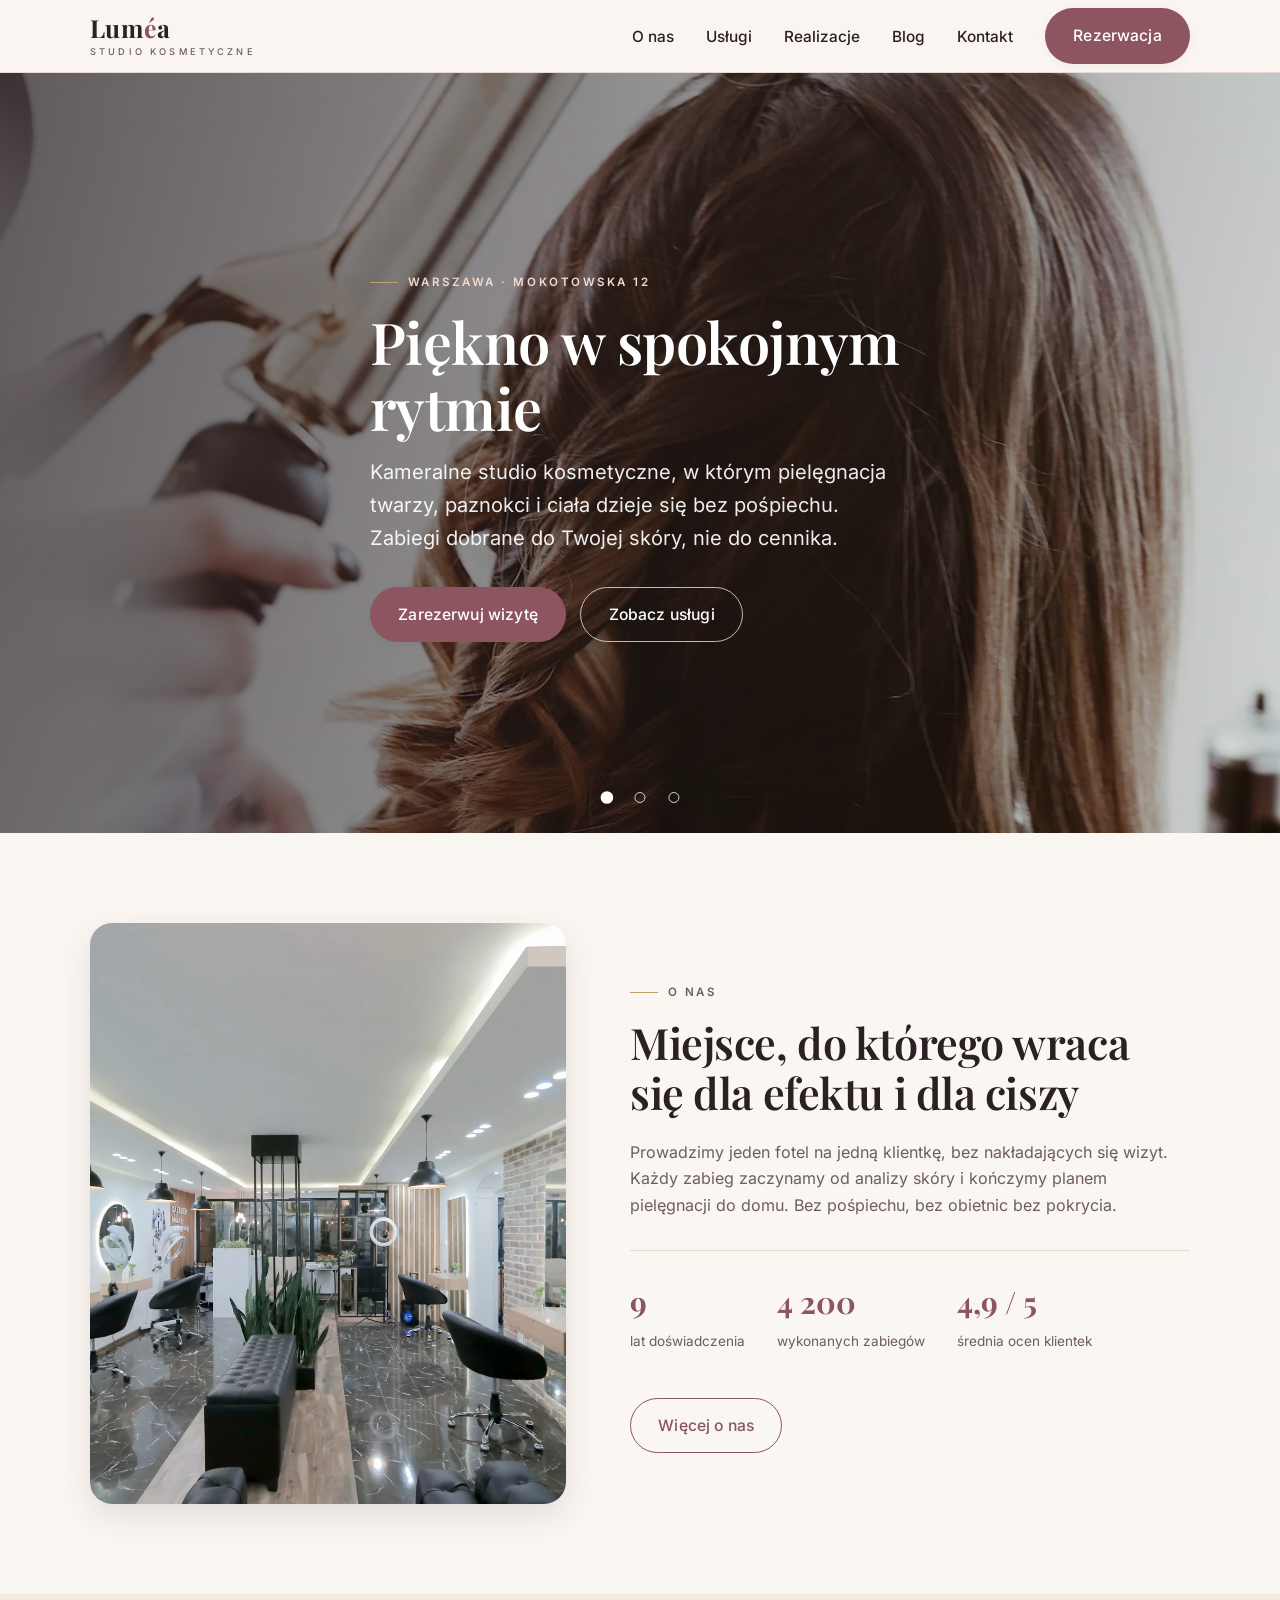
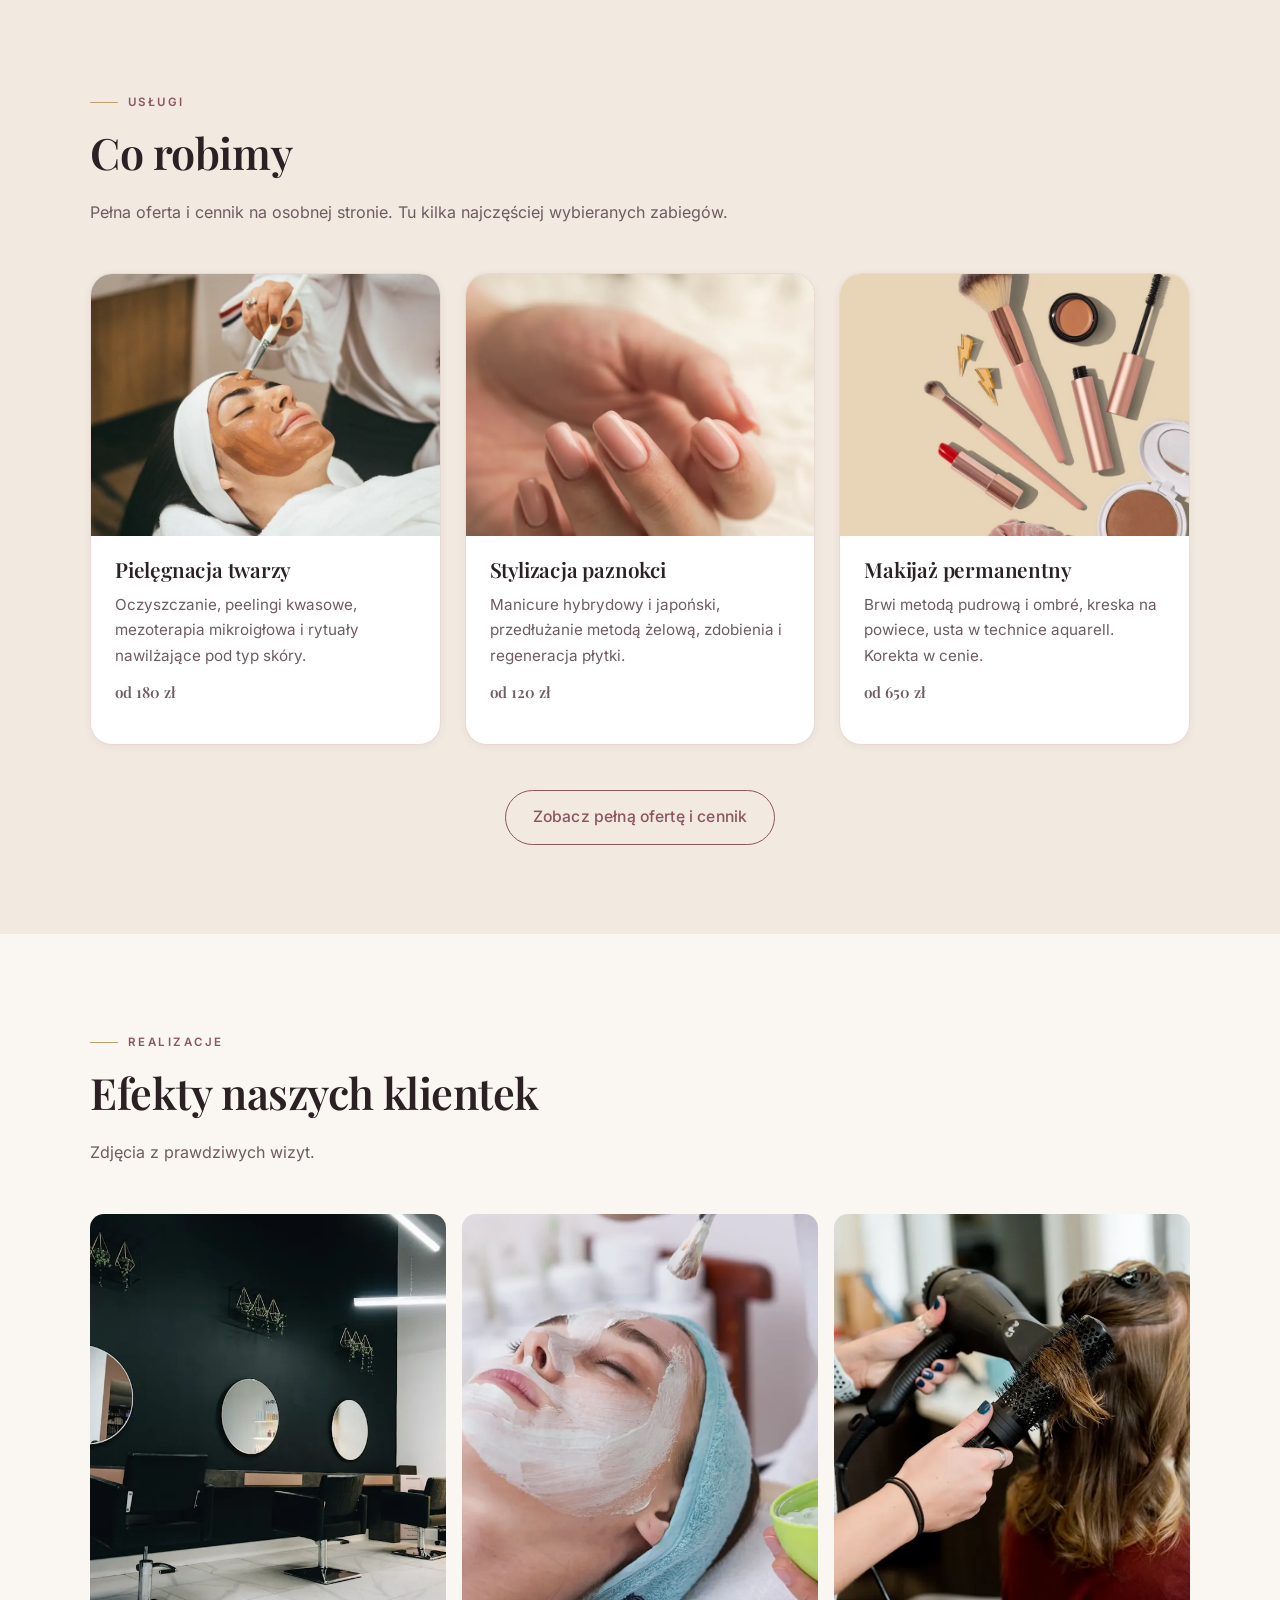
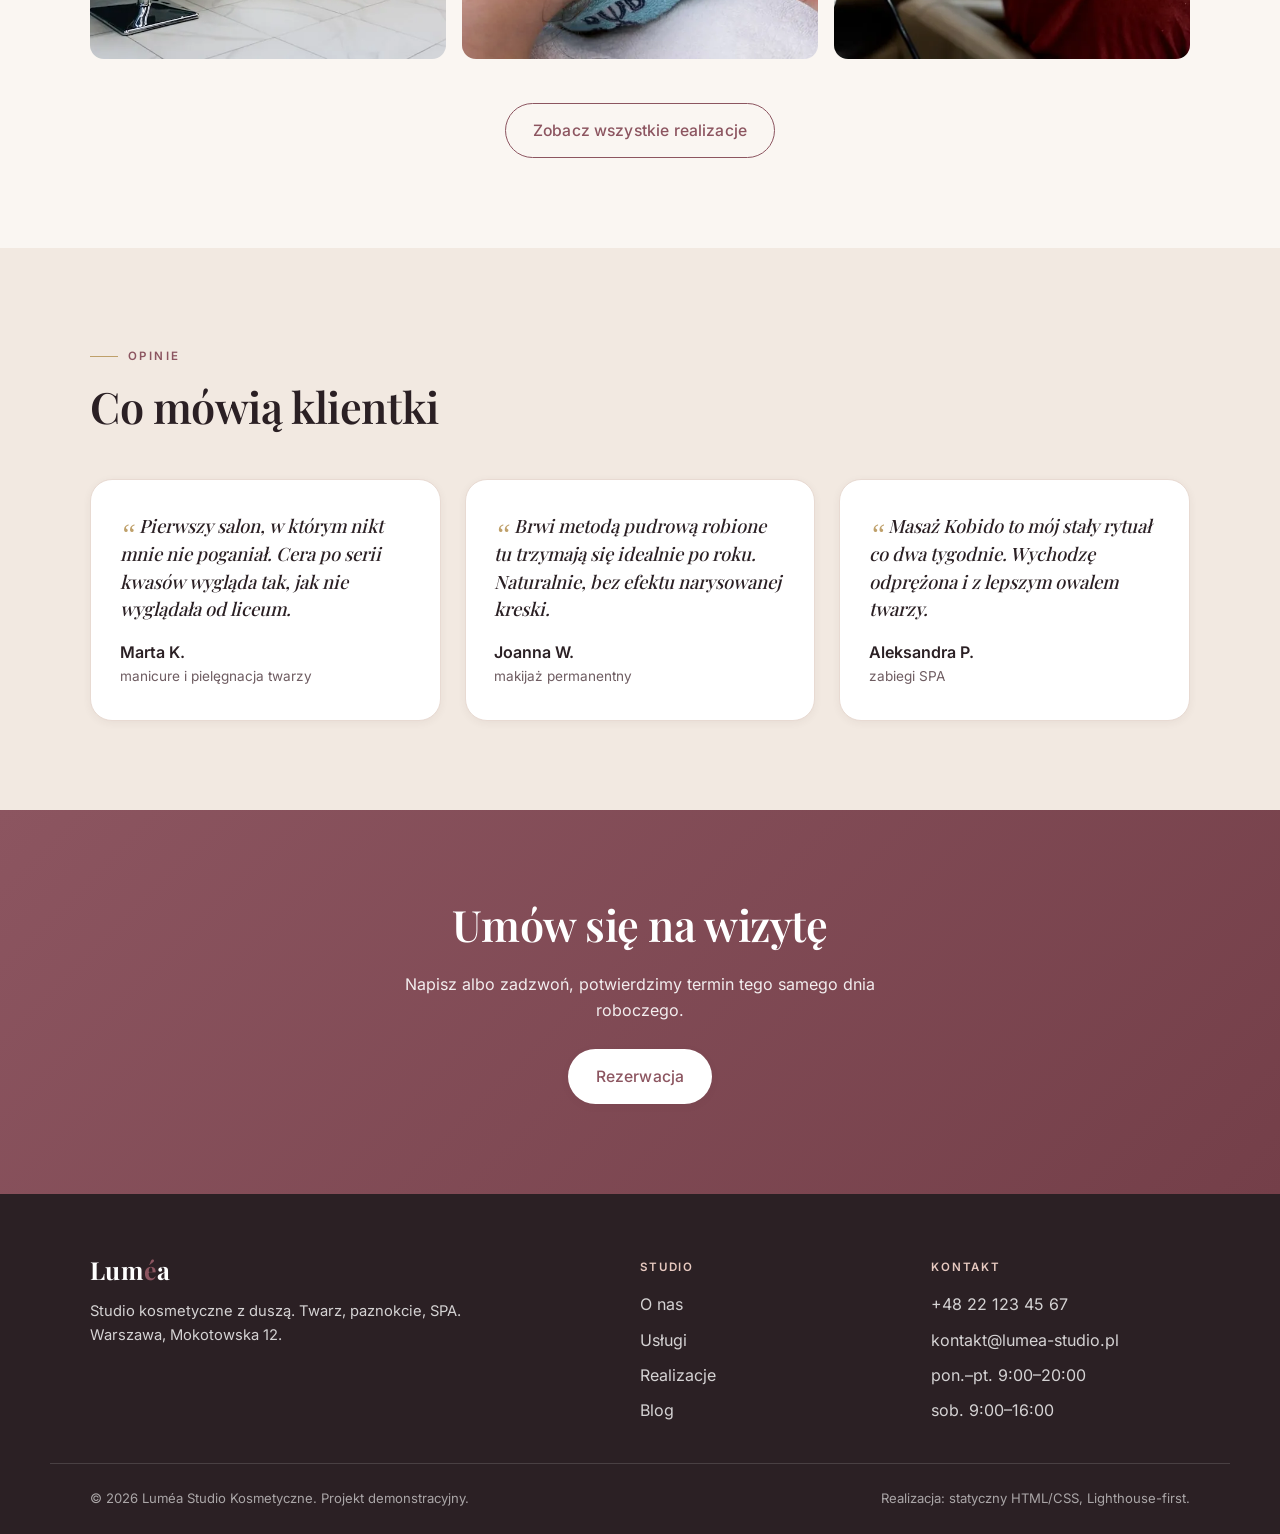
<file: index.html>
<!DOCTYPE html>
<html lang="pl">
<head>
  <meta charset="UTF-8">
  <meta name="viewport" content="width=device-width, initial-scale=1">

  <title>Luméa — Studio Kosmetyczne w Warszawie | Twarz, Paznokcie, SPA</title>
  <meta name="description" content="Luméa to kameralne studio kosmetyczne na Mokotowskiej w Warszawie. Pielęgnacja twarzy, stylizacja paznokci, makijaż permanentny, rzęsy i zabiegi SPA. Zarezerwuj wizytę online.">
  <meta name="theme-color" content="#8C5560">
  <link rel="canonical" href="https://salon.helban.dev/">

  <meta property="og:type" content="website">
  <meta property="og:locale" content="pl_PL">
  <meta property="og:site_name" content="Luméa Studio Kosmetyczne">
  <meta property="og:title" content="Luméa — Studio Kosmetyczne w Warszawie">
  <meta property="og:description" content="Pielęgnacja twarzy, paznokcie, makijaż permanentny i zabiegi SPA. Rezerwacja online.">
  <meta property="og:url" content="https://salon.helban.dev/">
  <meta property="og:image" content="https://salon.helban.dev/img/1560869713-7d0a29430803-w1200-h630.webp">

  <link rel="icon" href="favicon.svg" type="image/svg+xml">


  <link rel="preload" as="image" href="img/1560869713-7d0a29430803-w800-h500.webp"
        imagesrcset="img/1560869713-7d0a29430803-w800-h500.webp 800w, img/1560869713-7d0a29430803-w1600-h1000.webp 1600w"
        imagesizes="100vw" fetchpriority="high">

  <link rel="stylesheet" href="css/styles.css">

  <script type="application/ld+json">
  {
    "@context": "https://schema.org",
    "@type": "BeautySalon",
    "name": "Luméa Studio Kosmetyczne",
    "image": "https://salon.helban.dev/img/1560869713-7d0a29430803-w1200.webp",
    "url": "https://salon.helban.dev/",
    "telephone": "+48 22 123 45 67",
    "priceRange": "$$",
    "address": {
      "@type": "PostalAddress",
      "streetAddress": "Mokotowska 12",
      "addressLocality": "Warszawa",
      "postalCode": "00-561",
      "addressCountry": "PL"
    },
    "geo": { "@type": "GeoCoordinates", "latitude": 52.2230, "longitude": 21.0190 },
    "openingHoursSpecification": [
      { "@type": "OpeningHoursSpecification", "dayOfWeek": ["Monday","Tuesday","Wednesday","Thursday","Friday"], "opens": "09:00", "closes": "20:00" },
      { "@type": "OpeningHoursSpecification", "dayOfWeek": "Saturday", "opens": "09:00", "closes": "16:00" }
    ]
  }
  </script>
</head>
<body>
  <a class="skip-link" href="#tresc">Przejdź do treści</a>

  <header class="site-header" id="top">
    <div class="container header-inner">
      <a class="brand" href="index.html">
        Lum<span class="brand-accent">é</span>a
        <small>studio kosmetyczne</small>
      </a>
      <nav class="main-nav" aria-label="Nawigacja główna">
        <button class="nav-toggle" aria-expanded="false" aria-controls="nav-list" aria-label="Otwórz menu">
          <span class="nav-toggle-bar"></span>
          <span class="nav-toggle-bar"></span>
          <span class="nav-toggle-bar"></span>
        </button>
        <ul class="nav-list" id="nav-list">
          <li><a href="o-nas.html">O nas</a></li>
          <li><a href="uslugi.html">Usługi</a></li>
          <li><a href="realizacje.html">Realizacje</a></li>
          <li><a href="blog.html">Blog</a></li>
          <li><a href="kontakt.html">Kontakt</a></li>
          <li><a class="btn btn-primary nav-cta" href="kontakt.html">Rezerwacja</a></li>
        </ul>
      </nav>
    </div>
  </header>

  <main id="tresc">

    <section class="hero" aria-label="Powitanie">
      <div class="hero-slider" data-slider>
        <figure class="hero-slide is-active" data-slide>
          <img src="img/1560869713-7d0a29430803-w1600-h1000.webp"
               srcset="img/1560869713-7d0a29430803-w800-h500.webp 800w, img/1560869713-7d0a29430803-w1600-h1000.webp 1600w"
               sizes="100vw"
               width="1600" height="1000" alt="Wnętrze studia kosmetycznego Luméa" fetchpriority="high" decoding="async">
        </figure>
        <figure class="hero-slide" data-slide aria-hidden="true">
          <img src="img/1731514771613-991a02407132-w1600-h1000.webp"
               width="1600" height="1000" alt="Zabieg pielęgnacyjny twarzy" loading="lazy" decoding="async">
        </figure>
        <figure class="hero-slide" data-slide aria-hidden="true">
          <img src="img/1610992015762-45dca7fa3a85-w1600-h1000.webp"
               width="1600" height="1000" alt="Stylizacja paznokci" loading="lazy" decoding="async">
        </figure>
      </div>

      <div class="hero-overlay">
        <div class="container hero-content">
          <p class="eyebrow">Warszawa · Mokotowska 12</p>
          <h1>Piękno w spokojnym rytmie</h1>
          <p class="hero-lead">Kameralne studio kosmetyczne, w którym pielęgnacja twarzy, paznokci i ciała dzieje się bez pośpiechu. Zabiegi dobrane do Twojej skóry, nie do cennika.</p>
          <div class="hero-actions">
            <a class="btn btn-primary" href="kontakt.html">Zarezerwuj wizytę</a>
            <a class="btn btn-ghost" href="uslugi.html">Zobacz usługi</a>
          </div>
        </div>
      </div>

      <div class="hero-dots" role="tablist" aria-label="Wybór slajdu">
        <button class="hero-dot is-active" role="tab" aria-selected="true" aria-label="Slajd 1" data-dot></button>
        <button class="hero-dot" role="tab" aria-selected="false" aria-label="Slajd 2" data-dot></button>
        <button class="hero-dot" role="tab" aria-selected="false" aria-label="Slajd 3" data-dot></button>
      </div>
    </section>

    <section class="about section" aria-labelledby="about-title">
      <div class="container about-grid">
        <div class="about-media">
          <img src="img/1633681926022-84c23e8cb2d6-w900-h1100.webp"
               width="900" height="1100" alt="Kosmetolożka przy pracy w studiu Luméa" loading="lazy" decoding="async">
        </div>
        <div class="about-text">
          <p class="eyebrow">O nas</p>
          <h2 id="about-title">Miejsce, do którego wraca się dla efektu i dla ciszy</h2>
          <p>Prowadzimy jeden fotel na jedną klientkę, bez nakładających się wizyt. Każdy zabieg zaczynamy od analizy skóry i kończymy planem pielęgnacji do domu. Bez pośpiechu, bez obietnic bez pokrycia.</p>
          <ul class="stats" aria-label="Liczby">
            <li><strong>9</strong><span>lat doświadczenia</span></li>
            <li><strong>4 200</strong><span>wykonanych zabiegów</span></li>
            <li><strong>4,9 / 5</strong><span>średnia ocen klientek</span></li>
          </ul>
          <div class="section-actions is-left">
            <a class="btn btn-outline" href="o-nas.html">Więcej o nas</a>
          </div>
        </div>
      </div>
    </section>

    <section class="services section section-muted" aria-labelledby="services-title">
      <div class="container">
        <header class="section-head">
          <p class="eyebrow">Usługi</p>
          <h2 id="services-title">Co robimy</h2>
          <p class="section-sub">Pełna oferta i cennik na osobnej stronie. Tu kilka najczęściej wybieranych zabiegów.</p>
        </header>

        <ul class="service-grid">
          <li class="service-card">
            <div class="service-media">
              <img src="img/1570172619644-dfd03ed5d881-w800-h600.webp"
                   width="800" height="600" alt="Pielęgnacja twarzy" loading="lazy" decoding="async">
            </div>
            <div class="service-body">
              <h3>Pielęgnacja twarzy</h3>
              <p>Oczyszczanie, peelingi kwasowe, mezoterapia mikroigłowa i rytuały nawilżające pod typ skóry.</p>
              <p class="service-price">od 180 zł</p>
            </div>
          </li>
          <li class="service-card">
            <div class="service-media">
              <img src="img/1610992015762-45dca7fa3a85-w800-h600.webp"
                   width="800" height="600" alt="Stylizacja paznokci" loading="lazy" decoding="async">
            </div>
            <div class="service-body">
              <h3>Stylizacja paznokci</h3>
              <p>Manicure hybrydowy i japoński, przedłużanie metodą żelową, zdobienia i regeneracja płytki.</p>
              <p class="service-price">od 120 zł</p>
            </div>
          </li>
          <li class="service-card">
            <div class="service-media">
              <img src="img/1596462502278-27bfdc403348-w800-h600.webp"
                   width="800" height="600" alt="Makijaż permanentny" loading="lazy" decoding="async">
            </div>
            <div class="service-body">
              <h3>Makijaż permanentny</h3>
              <p>Brwi metodą pudrową i ombré, kreska na powiece, usta w technice aquarell. Korekta w cenie.</p>
              <p class="service-price">od 650 zł</p>
            </div>
          </li>
        </ul>

        <div class="section-actions">
          <a class="btn btn-outline" href="uslugi.html">Zobacz pełną ofertę i cennik</a>
        </div>
      </div>
    </section>

    <section class="gallery section" aria-labelledby="gallery-title">
      <div class="container">
        <header class="section-head">
          <p class="eyebrow">Realizacje</p>
          <h2 id="gallery-title">Efekty naszych klientek</h2>
          <p class="section-sub">Zdjęcia z prawdziwych wizyt.</p>
        </header>

        <ul class="gallery-grid">
          <li><a class="gallery-item" href="realizacje.html" aria-label="Zobacz galerię realizacji">
            <img src="img/1600948836101-f9ffda59d250-w600-h750.webp" width="600" height="750" alt="Realizacja pielęgnacyjna" loading="lazy" decoding="async"></a></li>
          <li><a class="gallery-item" href="realizacje.html" aria-label="Zobacz galerię realizacji">
            <img src="img/1616394584738-fc6e612e71b9-w600-h750.webp" width="600" height="750" alt="Makijaż wykonany w studiu" loading="lazy" decoding="async"></a></li>
          <li><a class="gallery-item" href="realizacje.html" aria-label="Zobacz galerię realizacji">
            <img src="img/1580618672591-eb180b1a973f-w600-h750.webp" width="600" height="750" alt="Detal zabiegu kosmetycznego" loading="lazy" decoding="async"></a></li>
        </ul>

        <div class="section-actions">
          <a class="btn btn-outline" href="realizacje.html">Zobacz wszystkie realizacje</a>
        </div>
      </div>
    </section>

    <section class="testimonials section section-muted" aria-labelledby="testi-title">
      <div class="container">
        <header class="section-head">
          <p class="eyebrow">Opinie</p>
          <h2 id="testi-title">Co mówią klientki</h2>
        </header>
        <ul class="testi-grid">
          <li class="testi-card">
            <p class="testi-quote">Pierwszy salon, w którym nikt mnie nie poganiał. Cera po serii kwasów wygląda tak, jak nie wyglądała od liceum.</p>
            <p class="testi-author">Marta K.<span>manicure i pielęgnacja twarzy</span></p>
          </li>
          <li class="testi-card">
            <p class="testi-quote">Brwi metodą pudrową robione tu trzymają się idealnie po roku. Naturalnie, bez efektu narysowanej kreski.</p>
            <p class="testi-author">Joanna W.<span>makijaż permanentny</span></p>
          </li>
          <li class="testi-card">
            <p class="testi-quote">Masaż Kobido to mój stały rytuał co dwa tygodnie. Wychodzę odprężona i z lepszym owalem twarzy.</p>
            <p class="testi-author">Aleksandra P.<span>zabiegi SPA</span></p>
          </li>
        </ul>
      </div>
    </section>

    <section class="cta-band section">
      <div class="container">
        <h2>Umów się na wizytę</h2>
        <p>Napisz albo zadzwoń, potwierdzimy termin tego samego dnia roboczego.</p>
        <a class="btn btn-primary" href="kontakt.html">Rezerwacja</a>
      </div>
    </section>
  </main>

  <footer class="site-footer">
    <div class="container footer-grid">
      <div class="footer-brand">
        <p class="brand">Lum<span class="brand-accent">é</span>a</p>
        <p>Studio kosmetyczne z duszą. Twarz, paznokcie, SPA. Warszawa, Mokotowska 12.</p>
      </div>
      <nav class="footer-nav" aria-label="Stopka">
        <p class="footer-head">Studio</p>
        <ul>
          <li><a href="o-nas.html">O nas</a></li>
          <li><a href="uslugi.html">Usługi</a></li>
          <li><a href="realizacje.html">Realizacje</a></li>
          <li><a href="blog.html">Blog</a></li>
        </ul>
      </nav>
      <div class="footer-contact">
        <p class="footer-head">Kontakt</p>
        <ul>
          <li><a href="tel:+48221234567">+48 22 123 45 67</a></li>
          <li><a href="mailto:kontakt@lumea-studio.pl">kontakt@lumea-studio.pl</a></li>
          <li>pon.–pt. 9:00–20:00</li>
          <li>sob. 9:00–16:00</li>
        </ul>
      </div>
    </div>
    <div class="container footer-bottom">
      <p>© 2026 Luméa Studio Kosmetyczne. Projekt demonstracyjny.</p>
      <p>Realizacja: statyczny HTML/CSS, Lighthouse-first.</p>
    </div>
  </footer>

  <script src="js/main.js" defer></script>
</body>
</html>
</file>
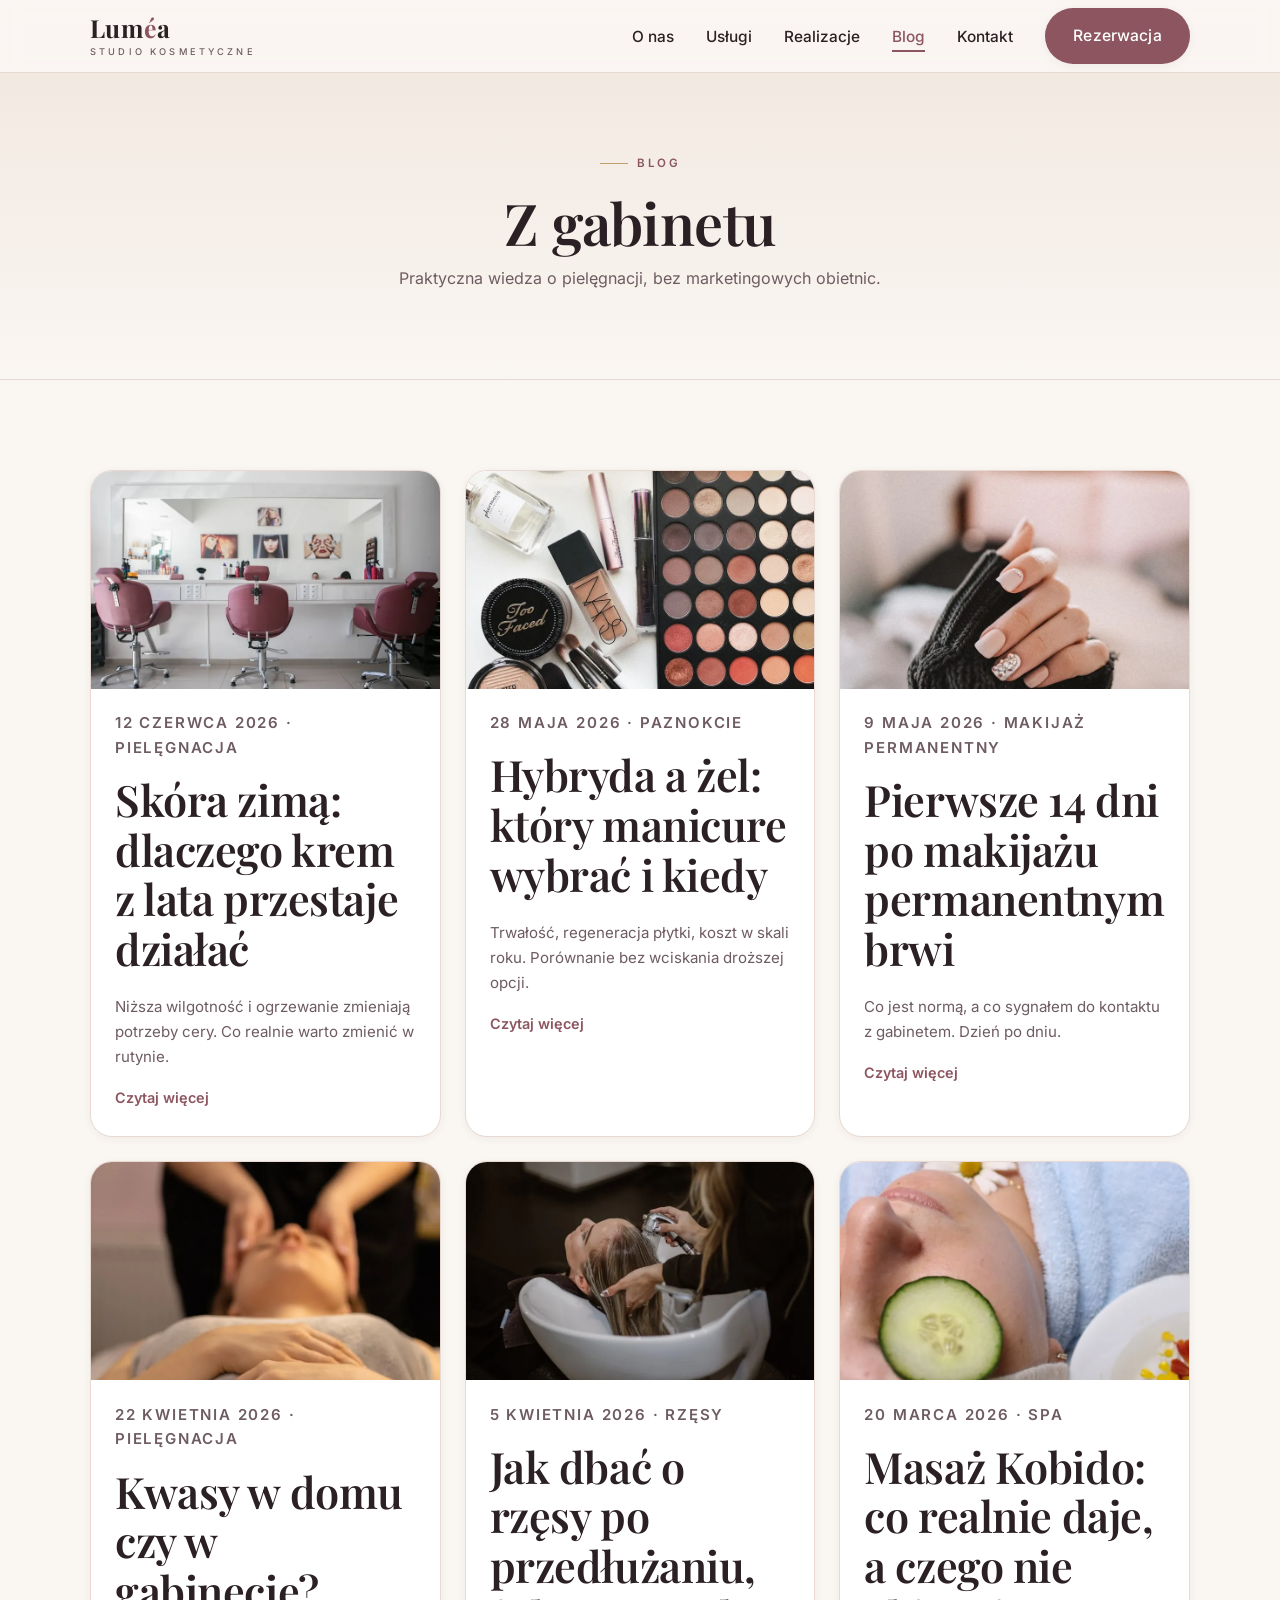
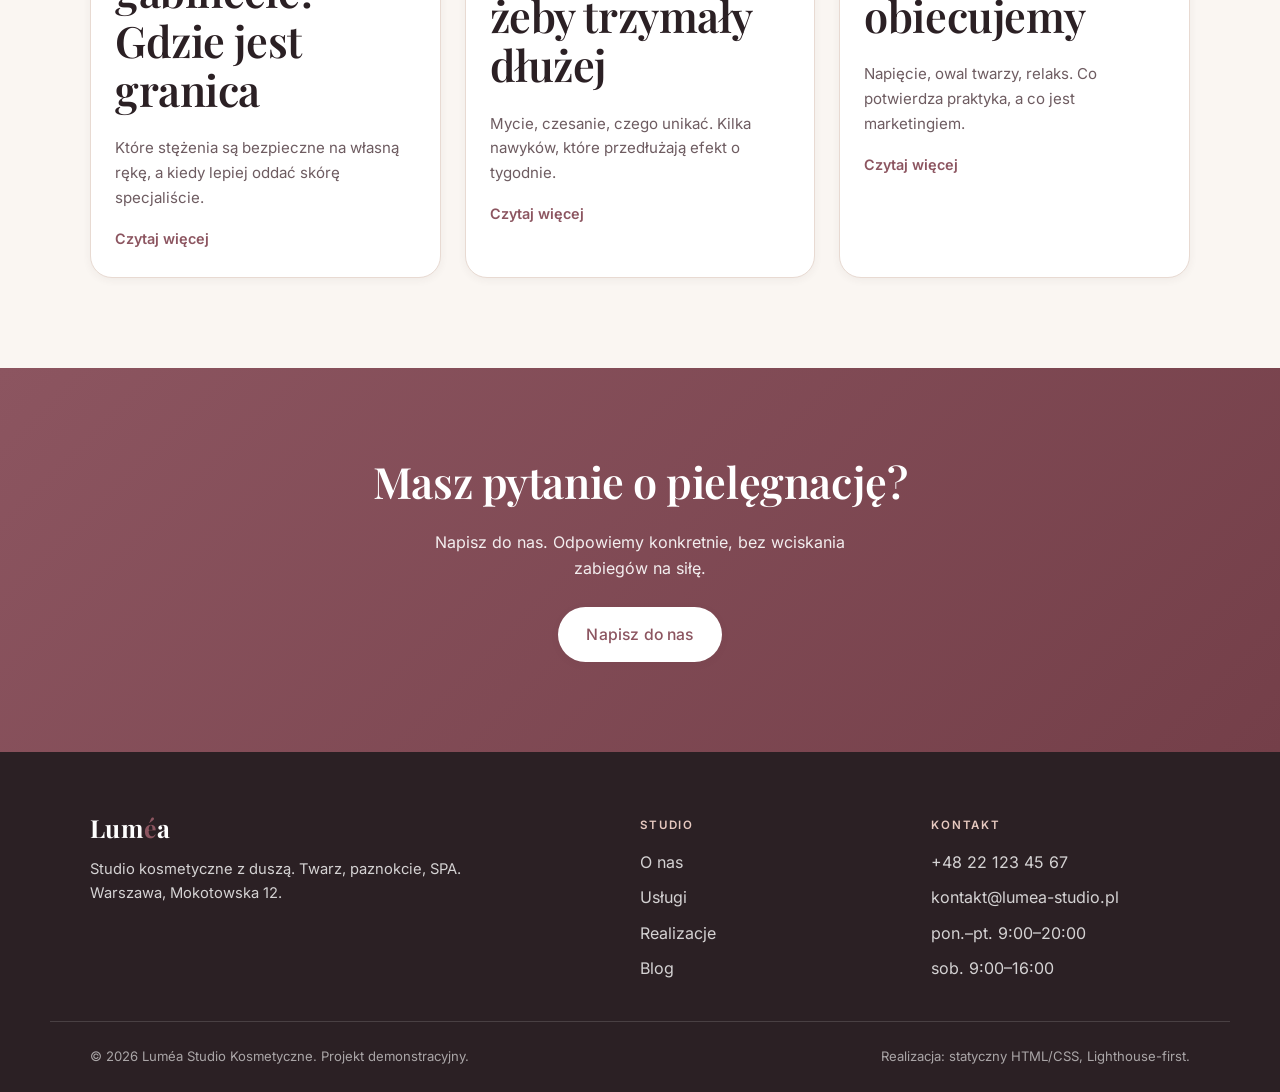
<file: blog.html>
<!DOCTYPE html>
<html lang="pl">
<head>
  <meta charset="UTF-8">
  <meta name="viewport" content="width=device-width, initial-scale=1">

  <title>Blog — porady kosmetyczne | Luméa Studio Kosmetyczne</title>
  <meta name="description" content="Praktyczna wiedza o pielęgnacji twarzy, paznokci i makijażu permanentnym, bez marketingowych obietnic. Blog studia kosmetycznego Luméa z Warszawy.">
  <meta name="theme-color" content="#8C5560">
  <link rel="canonical" href="https://salon.helban.dev/blog.html">

  <meta property="og:type" content="website">
  <meta property="og:locale" content="pl_PL">
  <meta property="og:site_name" content="Luméa Studio Kosmetyczne">
  <meta property="og:title" content="Blog — porady kosmetyczne | Luméa">
  <meta property="og:description" content="Praktyczna wiedza o pielęgnacji, bez marketingowych obietnic.">
  <meta property="og:url" content="https://salon.helban.dev/blog.html">

  <link rel="icon" href="favicon.svg" type="image/svg+xml">
  <link rel="stylesheet" href="css/styles.css">
</head>
<body>
  <a class="skip-link" href="#tresc">Przejdź do treści</a>

  <header class="site-header" id="top">
    <div class="container header-inner">
      <a class="brand" href="index.html">
        Lum<span class="brand-accent">é</span>a
        <small>studio kosmetyczne</small>
      </a>
      <nav class="main-nav" aria-label="Nawigacja główna">
        <button class="nav-toggle" aria-expanded="false" aria-controls="nav-list" aria-label="Otwórz menu">
          <span class="nav-toggle-bar"></span>
          <span class="nav-toggle-bar"></span>
          <span class="nav-toggle-bar"></span>
        </button>
        <ul class="nav-list" id="nav-list">
          <li><a href="o-nas.html">O nas</a></li>
          <li><a href="uslugi.html">Usługi</a></li>
          <li><a href="realizacje.html">Realizacje</a></li>
          <li><a href="blog.html" aria-current="page">Blog</a></li>
          <li><a href="kontakt.html">Kontakt</a></li>
          <li><a class="btn btn-primary nav-cta" href="kontakt.html">Rezerwacja</a></li>
        </ul>
      </nav>
    </div>
  </header>

  <main id="tresc">
    <section class="page-header">
      <div class="container">
        <p class="eyebrow">Blog</p>
        <h1>Z gabinetu</h1>
        <p class="page-header-sub">Praktyczna wiedza o pielęgnacji, bez marketingowych obietnic.</p>
      </div>
    </section>

    <section class="blog section" aria-label="Wpisy na blogu">
      <div class="container">
        <ul class="blog-grid">
          <li class="blog-card">
            <a href="blog.html" class="blog-link">
              <div class="blog-media">
                <img src="img/1521590832167-7bcbfaa6381f-w800-h520.webp" width="800" height="520" alt="Pielęgnacja skóry zimą" loading="lazy" decoding="async">
              </div>
              <div class="blog-body">
                <p class="blog-meta">12 czerwca 2026 · Pielęgnacja</p>
                <h2>Skóra zimą: dlaczego krem z lata przestaje działać</h2>
                <p>Niższa wilgotność i ogrzewanie zmieniają potrzeby cery. Co realnie warto zmienić w rutynie.</p>
                <span class="blog-more">Czytaj więcej</span>
              </div>
            </a>
          </li>
          <li class="blog-card">
            <a href="blog.html" class="blog-link">
              <div class="blog-media">
                <img src="img/1512496015851-a90fb38ba796-w800-h520.webp" width="800" height="520" alt="Manicure hybrydowy" loading="lazy" decoding="async">
              </div>
              <div class="blog-body">
                <p class="blog-meta">28 maja 2026 · Paznokcie</p>
                <h2>Hybryda a żel: który manicure wybrać i kiedy</h2>
                <p>Trwałość, regeneracja płytki, koszt w skali roku. Porównanie bez wciskania droższej opcji.</p>
                <span class="blog-more">Czytaj więcej</span>
              </div>
            </a>
          </li>
          <li class="blog-card">
            <a href="blog.html" class="blog-link">
              <div class="blog-media">
                <img src="img/1587729927069-ef3b7a5ab9b4-w800-h520.webp" width="800" height="520" alt="Pielęgnacja po makijażu permanentnym" loading="lazy" decoding="async">
              </div>
              <div class="blog-body">
                <p class="blog-meta">9 maja 2026 · Makijaż permanentny</p>
                <h2>Pierwsze 14 dni po makijażu permanentnym brwi</h2>
                <p>Co jest normą, a co sygnałem do kontaktu z gabinetem. Dzień po dniu.</p>
                <span class="blog-more">Czytaj więcej</span>
              </div>
            </a>
          </li>
          <li class="blog-card">
            <a href="blog.html" class="blog-link">
              <div class="blog-media">
                <img src="img/1706795033728-9232ef548a16-w800-h520.webp" width="800" height="520" alt="Peeling kwasowy" loading="lazy" decoding="async">
              </div>
              <div class="blog-body">
                <p class="blog-meta">22 kwietnia 2026 · Pielęgnacja</p>
                <h2>Kwasy w domu czy w gabinecie? Gdzie jest granica</h2>
                <p>Które stężenia są bezpieczne na własną rękę, a kiedy lepiej oddać skórę specjaliście.</p>
                <span class="blog-more">Czytaj więcej</span>
              </div>
            </a>
          </li>
          <li class="blog-card">
            <a href="blog.html" class="blog-link">
              <div class="blog-media">
                <img src="img/1634449571010-02389ed0f9b0-w800-h520.webp" width="800" height="520" alt="Przedłużanie rzęs" loading="lazy" decoding="async">
              </div>
              <div class="blog-body">
                <p class="blog-meta">5 kwietnia 2026 · Rzęsy</p>
                <h2>Jak dbać o rzęsy po przedłużaniu, żeby trzymały dłużej</h2>
                <p>Mycie, czesanie, czego unikać. Kilka nawyków, które przedłużają efekt o tygodnie.</p>
                <span class="blog-more">Czytaj więcej</span>
              </div>
            </a>
          </li>
          <li class="blog-card">
            <a href="blog.html" class="blog-link">
              <div class="blog-media">
                <img src="img/1531299244174-d247dd4e5a66-w800-h520.webp" width="800" height="520" alt="Masaż twarzy Kobido" loading="lazy" decoding="async">
              </div>
              <div class="blog-body">
                <p class="blog-meta">20 marca 2026 · SPA</p>
                <h2>Masaż Kobido: co realnie daje, a czego nie obiecujemy</h2>
                <p>Napięcie, owal twarzy, relaks. Co potwierdza praktyka, a co jest marketingiem.</p>
                <span class="blog-more">Czytaj więcej</span>
              </div>
            </a>
          </li>
        </ul>
      </div>
    </section>

    <section class="cta-band section">
      <div class="container">
        <h2>Masz pytanie o pielęgnację?</h2>
        <p>Napisz do nas. Odpowiemy konkretnie, bez wciskania zabiegów na siłę.</p>
        <a class="btn btn-primary" href="kontakt.html">Napisz do nas</a>
      </div>
    </section>
  </main>

  <footer class="site-footer">
    <div class="container footer-grid">
      <div class="footer-brand">
        <p class="brand">Lum<span class="brand-accent">é</span>a</p>
        <p>Studio kosmetyczne z duszą. Twarz, paznokcie, SPA. Warszawa, Mokotowska 12.</p>
      </div>
      <nav class="footer-nav" aria-label="Stopka">
        <p class="footer-head">Studio</p>
        <ul>
          <li><a href="o-nas.html">O nas</a></li>
          <li><a href="uslugi.html">Usługi</a></li>
          <li><a href="realizacje.html">Realizacje</a></li>
          <li><a href="blog.html">Blog</a></li>
        </ul>
      </nav>
      <div class="footer-contact">
        <p class="footer-head">Kontakt</p>
        <ul>
          <li><a href="tel:+48221234567">+48 22 123 45 67</a></li>
          <li><a href="mailto:kontakt@lumea-studio.pl">kontakt@lumea-studio.pl</a></li>
          <li>pon.–pt. 9:00–20:00</li>
          <li>sob. 9:00–16:00</li>
        </ul>
      </div>
    </div>
    <div class="container footer-bottom">
      <p>© 2026 Luméa Studio Kosmetyczne. Projekt demonstracyjny.</p>
      <p>Realizacja: statyczny HTML/CSS, Lighthouse-first.</p>
    </div>
  </footer>

  <script src="js/main.js" defer></script>
</body>
</html>
</file>
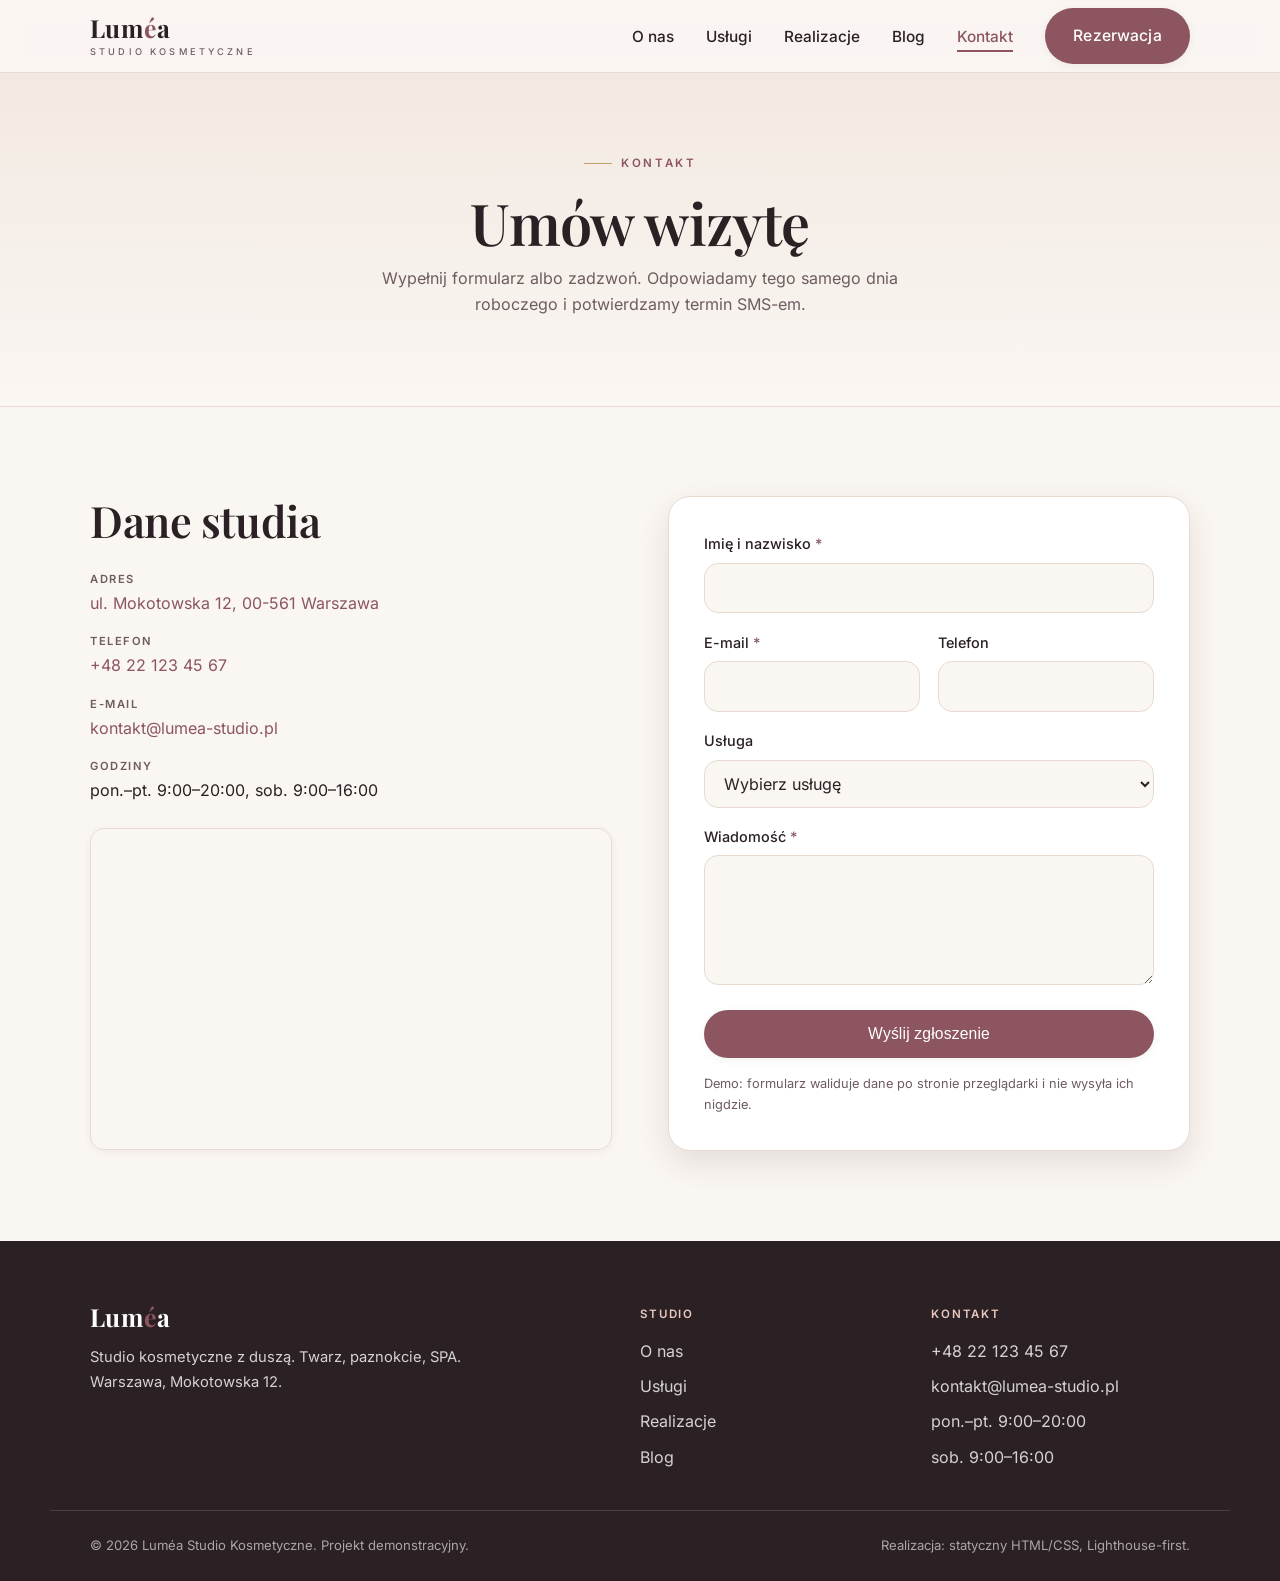
<file: kontakt.html>
<!DOCTYPE html>
<html lang="pl">
<head>
  <meta charset="UTF-8">
  <meta name="viewport" content="width=device-width, initial-scale=1">

  <title>Kontakt i rezerwacja — Luméa Studio Kosmetyczne, Warszawa</title>
  <meta name="description" content="Umów wizytę w studiu Luméa: ul. Mokotowska 12 w Warszawie, +48 22 123 45 67. Formularz kontaktowy, godziny otwarcia i mapa dojazdu.">
  <meta name="theme-color" content="#8C5560">
  <link rel="canonical" href="https://salon.helban.dev/kontakt.html">

  <meta property="og:type" content="website">
  <meta property="og:locale" content="pl_PL">
  <meta property="og:site_name" content="Luméa Studio Kosmetyczne">
  <meta property="og:title" content="Kontakt i rezerwacja — Luméa Studio Kosmetyczne">
  <meta property="og:description" content="ul. Mokotowska 12, Warszawa. Formularz, godziny i mapa dojazdu.">
  <meta property="og:url" content="https://salon.helban.dev/kontakt.html">

  <link rel="icon" href="favicon.svg" type="image/svg+xml">
  <link rel="stylesheet" href="css/styles.css">
</head>
<body>
  <a class="skip-link" href="#tresc">Przejdź do treści</a>

  <header class="site-header" id="top">
    <div class="container header-inner">
      <a class="brand" href="index.html">
        Lum<span class="brand-accent">é</span>a
        <small>studio kosmetyczne</small>
      </a>
      <nav class="main-nav" aria-label="Nawigacja główna">
        <button class="nav-toggle" aria-expanded="false" aria-controls="nav-list" aria-label="Otwórz menu">
          <span class="nav-toggle-bar"></span>
          <span class="nav-toggle-bar"></span>
          <span class="nav-toggle-bar"></span>
        </button>
        <ul class="nav-list" id="nav-list">
          <li><a href="o-nas.html">O nas</a></li>
          <li><a href="uslugi.html">Usługi</a></li>
          <li><a href="realizacje.html">Realizacje</a></li>
          <li><a href="blog.html">Blog</a></li>
          <li><a href="kontakt.html" aria-current="page">Kontakt</a></li>
          <li><a class="btn btn-primary nav-cta" href="kontakt.html">Rezerwacja</a></li>
        </ul>
      </nav>
    </div>
  </header>

  <main id="tresc">
    <section class="page-header">
      <div class="container">
        <p class="eyebrow">Kontakt</p>
        <h1>Umów wizytę</h1>
        <p class="page-header-sub">Wypełnij formularz albo zadzwoń. Odpowiadamy tego samego dnia roboczego i potwierdzamy termin SMS-em.</p>
      </div>
    </section>

    <section class="contact section" aria-label="Dane kontaktowe i formularz">
      <div class="container contact-grid">
        <div class="contact-info">
          <h2>Dane studia</h2>
          <ul class="contact-list">
            <li>
              <span class="contact-label">Adres</span>
              <a href="https://maps.google.com/?q=Mokotowska+12+Warszawa">ul. Mokotowska 12, 00-561 Warszawa</a>
            </li>
            <li>
              <span class="contact-label">Telefon</span>
              <a href="tel:+48221234567">+48 22 123 45 67</a>
            </li>
            <li>
              <span class="contact-label">E-mail</span>
              <a href="mailto:kontakt@lumea-studio.pl">kontakt@lumea-studio.pl</a>
            </li>
            <li>
              <span class="contact-label">Godziny</span>
              <span>pon.–pt. 9:00–20:00, sob. 9:00–16:00</span>
            </li>
          </ul>

          <div class="map-embed">
            <iframe
              title="Mapa dojazdu do studia Luméa"
              src="https://www.google.com/maps?q=Mokotowska%2012%20Warszawa&output=embed"
              width="600" height="320" loading="lazy" referrerpolicy="no-referrer-when-downgrade"></iframe>
          </div>
        </div>

        <form class="contact-form" novalidate data-form>
          <p class="form-status" role="status" aria-live="polite" data-form-status hidden></p>

          <div class="field">
            <label for="name">Imię i nazwisko <span class="req" aria-hidden="true">*</span></label>
            <input type="text" id="name" name="name" autocomplete="name" required>
            <p class="field-error" data-error-for="name" hidden></p>
          </div>

          <div class="field-row">
            <div class="field">
              <label for="email">E-mail <span class="req" aria-hidden="true">*</span></label>
              <input type="email" id="email" name="email" autocomplete="email" required>
              <p class="field-error" data-error-for="email" hidden></p>
            </div>
            <div class="field">
              <label for="phone">Telefon</label>
              <input type="tel" id="phone" name="phone" autocomplete="tel" inputmode="tel">
              <p class="field-error" data-error-for="phone" hidden></p>
            </div>
          </div>

          <div class="field">
            <label for="service">Usługa</label>
            <select id="service" name="service">
              <option value="">Wybierz usługę</option>
              <option>Pielęgnacja twarzy</option>
              <option>Stylizacja paznokci</option>
              <option>Makijaż permanentny</option>
              <option>Rzęsy i brwi</option>
              <option>Zabiegi SPA</option>
              <option>Depilacja</option>
            </select>
          </div>

          <div class="field">
            <label for="message">Wiadomość <span class="req" aria-hidden="true">*</span></label>
            <textarea id="message" name="message" rows="4" required></textarea>
            <p class="field-error" data-error-for="message" hidden></p>
          </div>

          <button type="submit" class="btn btn-primary btn-block">Wyślij zgłoszenie</button>
          <p class="form-note">Demo: formularz waliduje dane po stronie przeglądarki i nie wysyła ich nigdzie.</p>
        </form>
      </div>
    </section>
  </main>

  <footer class="site-footer">
    <div class="container footer-grid">
      <div class="footer-brand">
        <p class="brand">Lum<span class="brand-accent">é</span>a</p>
        <p>Studio kosmetyczne z duszą. Twarz, paznokcie, SPA. Warszawa, Mokotowska 12.</p>
      </div>
      <nav class="footer-nav" aria-label="Stopka">
        <p class="footer-head">Studio</p>
        <ul>
          <li><a href="o-nas.html">O nas</a></li>
          <li><a href="uslugi.html">Usługi</a></li>
          <li><a href="realizacje.html">Realizacje</a></li>
          <li><a href="blog.html">Blog</a></li>
        </ul>
      </nav>
      <div class="footer-contact">
        <p class="footer-head">Kontakt</p>
        <ul>
          <li><a href="tel:+48221234567">+48 22 123 45 67</a></li>
          <li><a href="mailto:kontakt@lumea-studio.pl">kontakt@lumea-studio.pl</a></li>
          <li>pon.–pt. 9:00–20:00</li>
          <li>sob. 9:00–16:00</li>
        </ul>
      </div>
    </div>
    <div class="container footer-bottom">
      <p>© 2026 Luméa Studio Kosmetyczne. Projekt demonstracyjny.</p>
      <p>Realizacja: statyczny HTML/CSS, Lighthouse-first.</p>
    </div>
  </footer>

  <script src="js/main.js" defer></script>
</body>
</html>
</file>
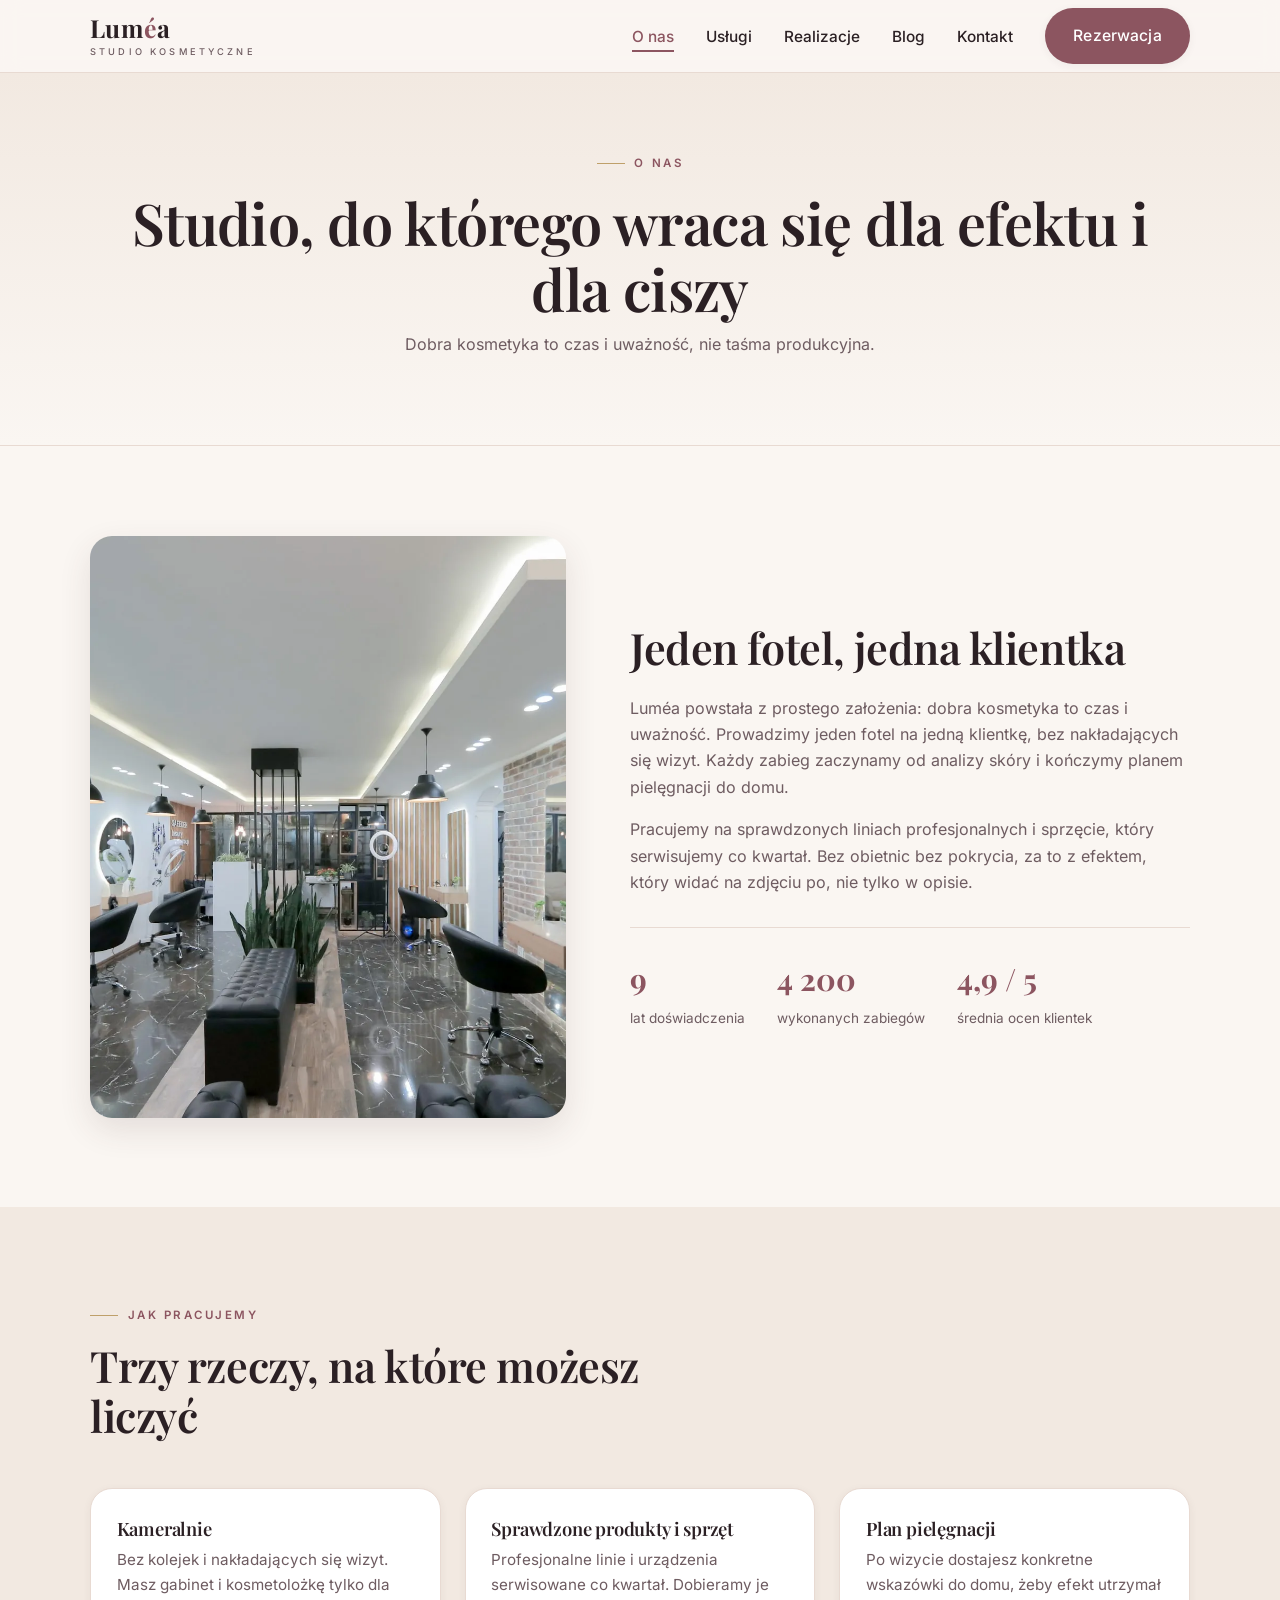
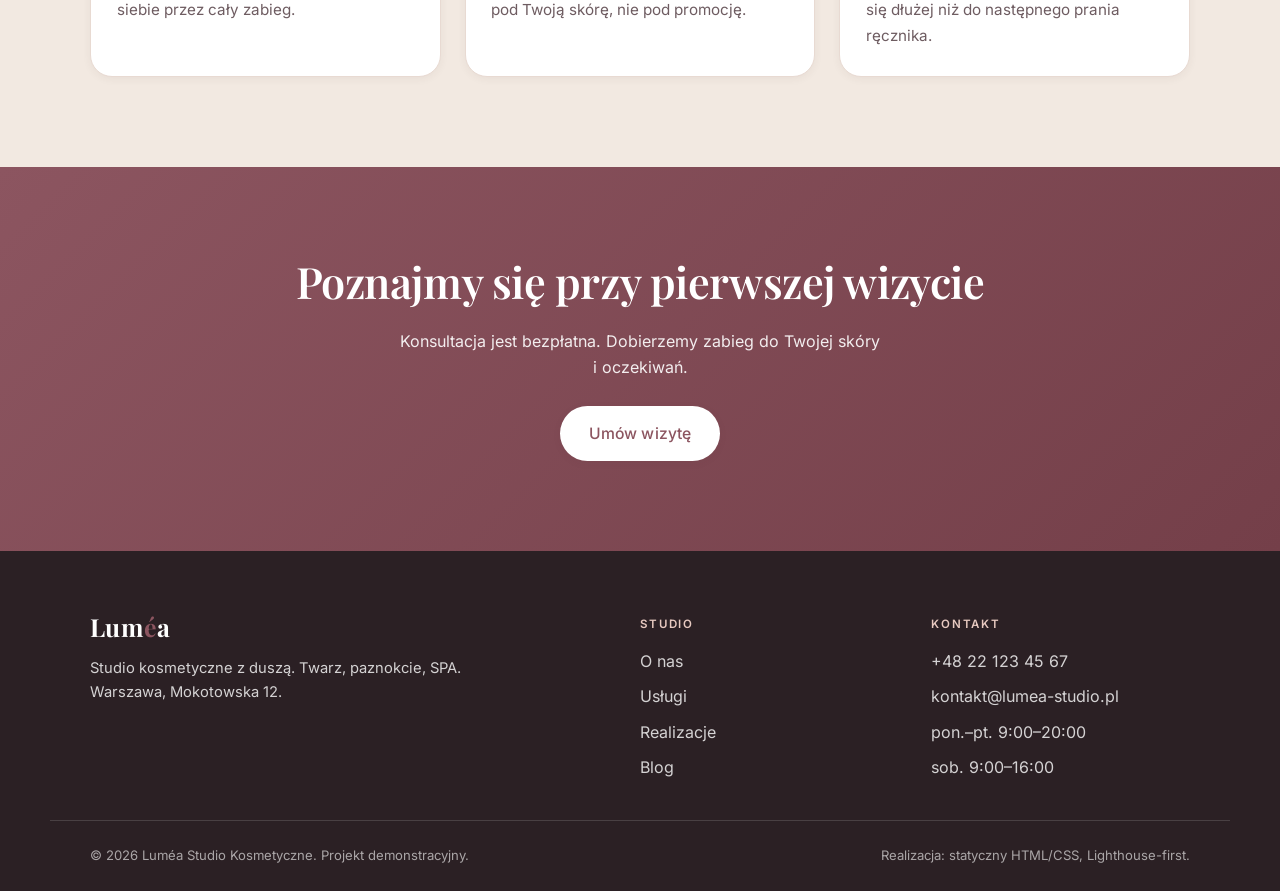
<file: o-nas.html>
<!DOCTYPE html>
<html lang="pl">
<head>
  <meta charset="UTF-8">
  <meta name="viewport" content="width=device-width, initial-scale=1">

  <title>O nas — Luméa Studio Kosmetyczne w Warszawie</title>
  <meta name="description" content="Kameralne studio kosmetyczne na Mokotowskiej w Warszawie. Jeden fotel na jedną klientkę, analiza skóry przed każdym zabiegiem i plan pielęgnacji do domu.">
  <meta name="theme-color" content="#8C5560">
  <link rel="canonical" href="https://salon.helban.dev/o-nas.html">

  <meta property="og:type" content="website">
  <meta property="og:locale" content="pl_PL">
  <meta property="og:site_name" content="Luméa Studio Kosmetyczne">
  <meta property="og:title" content="O nas — Luméa Studio Kosmetyczne">
  <meta property="og:description" content="Kameralne studio, jeden fotel na jedną klientkę, pielęgnacja bez pośpiechu.">
  <meta property="og:url" content="https://salon.helban.dev/o-nas.html">

  <link rel="icon" href="favicon.svg" type="image/svg+xml">
  <link rel="stylesheet" href="css/styles.css">
</head>
<body>
  <a class="skip-link" href="#tresc">Przejdź do treści</a>

  <header class="site-header" id="top">
    <div class="container header-inner">
      <a class="brand" href="index.html">
        Lum<span class="brand-accent">é</span>a
        <small>studio kosmetyczne</small>
      </a>
      <nav class="main-nav" aria-label="Nawigacja główna">
        <button class="nav-toggle" aria-expanded="false" aria-controls="nav-list" aria-label="Otwórz menu">
          <span class="nav-toggle-bar"></span>
          <span class="nav-toggle-bar"></span>
          <span class="nav-toggle-bar"></span>
        </button>
        <ul class="nav-list" id="nav-list">
          <li><a href="o-nas.html" aria-current="page">O nas</a></li>
          <li><a href="uslugi.html">Usługi</a></li>
          <li><a href="realizacje.html">Realizacje</a></li>
          <li><a href="blog.html">Blog</a></li>
          <li><a href="kontakt.html">Kontakt</a></li>
          <li><a class="btn btn-primary nav-cta" href="kontakt.html">Rezerwacja</a></li>
        </ul>
      </nav>
    </div>
  </header>

  <main id="tresc">
    <section class="page-header">
      <div class="container">
        <p class="eyebrow">O nas</p>
        <h1>Studio, do którego wraca się dla efektu i dla ciszy</h1>
        <p class="page-header-sub">Dobra kosmetyka to czas i uważność, nie taśma produkcyjna.</p>
      </div>
    </section>

    <section class="about section" aria-labelledby="about-title">
      <div class="container about-grid">
        <div class="about-media">
          <img src="img/1633681926022-84c23e8cb2d6-w900-h1100.webp"
               width="900" height="1100" alt="Kosmetolożka przy pracy w studiu Luméa" loading="lazy" decoding="async">
        </div>
        <div class="about-text">
          <h2 id="about-title">Jeden fotel, jedna klientka</h2>
          <p>Luméa powstała z prostego założenia: dobra kosmetyka to czas i uważność. Prowadzimy jeden fotel na jedną klientkę, bez nakładających się wizyt. Każdy zabieg zaczynamy od analizy skóry i kończymy planem pielęgnacji do domu.</p>
          <p>Pracujemy na sprawdzonych liniach profesjonalnych i sprzęcie, który serwisujemy co kwartał. Bez obietnic bez pokrycia, za to z efektem, który widać na zdjęciu po, nie tylko w opisie.</p>
          <ul class="stats" aria-label="Liczby">
            <li><strong>9</strong><span>lat doświadczenia</span></li>
            <li><strong>4 200</strong><span>wykonanych zabiegów</span></li>
            <li><strong>4,9 / 5</strong><span>średnia ocen klientek</span></li>
          </ul>
        </div>
      </div>
    </section>

    <section class="section section-muted" aria-labelledby="values-title">
      <div class="container">
        <header class="section-head">
          <p class="eyebrow">Jak pracujemy</p>
          <h2 id="values-title">Trzy rzeczy, na które możesz liczyć</h2>
        </header>
        <ul class="values-grid">
          <li>
            <h3>Kameralnie</h3>
            <p>Bez kolejek i nakładających się wizyt. Masz gabinet i kosmetolożkę tylko dla siebie przez cały zabieg.</p>
          </li>
          <li>
            <h3>Sprawdzone produkty i sprzęt</h3>
            <p>Profesjonalne linie i urządzenia serwisowane co kwartał. Dobieramy je pod Twoją skórę, nie pod promocję.</p>
          </li>
          <li>
            <h3>Plan pielęgnacji</h3>
            <p>Po wizycie dostajesz konkretne wskazówki do domu, żeby efekt utrzymał się dłużej niż do następnego prania ręcznika.</p>
          </li>
        </ul>
      </div>
    </section>

    <section class="cta-band section">
      <div class="container">
        <h2>Poznajmy się przy pierwszej wizycie</h2>
        <p>Konsultacja jest bezpłatna. Dobierzemy zabieg do Twojej skóry i oczekiwań.</p>
        <a class="btn btn-primary" href="kontakt.html">Umów wizytę</a>
      </div>
    </section>
  </main>

  <footer class="site-footer">
    <div class="container footer-grid">
      <div class="footer-brand">
        <p class="brand">Lum<span class="brand-accent">é</span>a</p>
        <p>Studio kosmetyczne z duszą. Twarz, paznokcie, SPA. Warszawa, Mokotowska 12.</p>
      </div>
      <nav class="footer-nav" aria-label="Stopka">
        <p class="footer-head">Studio</p>
        <ul>
          <li><a href="o-nas.html">O nas</a></li>
          <li><a href="uslugi.html">Usługi</a></li>
          <li><a href="realizacje.html">Realizacje</a></li>
          <li><a href="blog.html">Blog</a></li>
        </ul>
      </nav>
      <div class="footer-contact">
        <p class="footer-head">Kontakt</p>
        <ul>
          <li><a href="tel:+48221234567">+48 22 123 45 67</a></li>
          <li><a href="mailto:kontakt@lumea-studio.pl">kontakt@lumea-studio.pl</a></li>
          <li>pon.–pt. 9:00–20:00</li>
          <li>sob. 9:00–16:00</li>
        </ul>
      </div>
    </div>
    <div class="container footer-bottom">
      <p>© 2026 Luméa Studio Kosmetyczne. Projekt demonstracyjny.</p>
      <p>Realizacja: statyczny HTML/CSS, Lighthouse-first.</p>
    </div>
  </footer>

  <script src="js/main.js" defer></script>
</body>
</html>
</file>
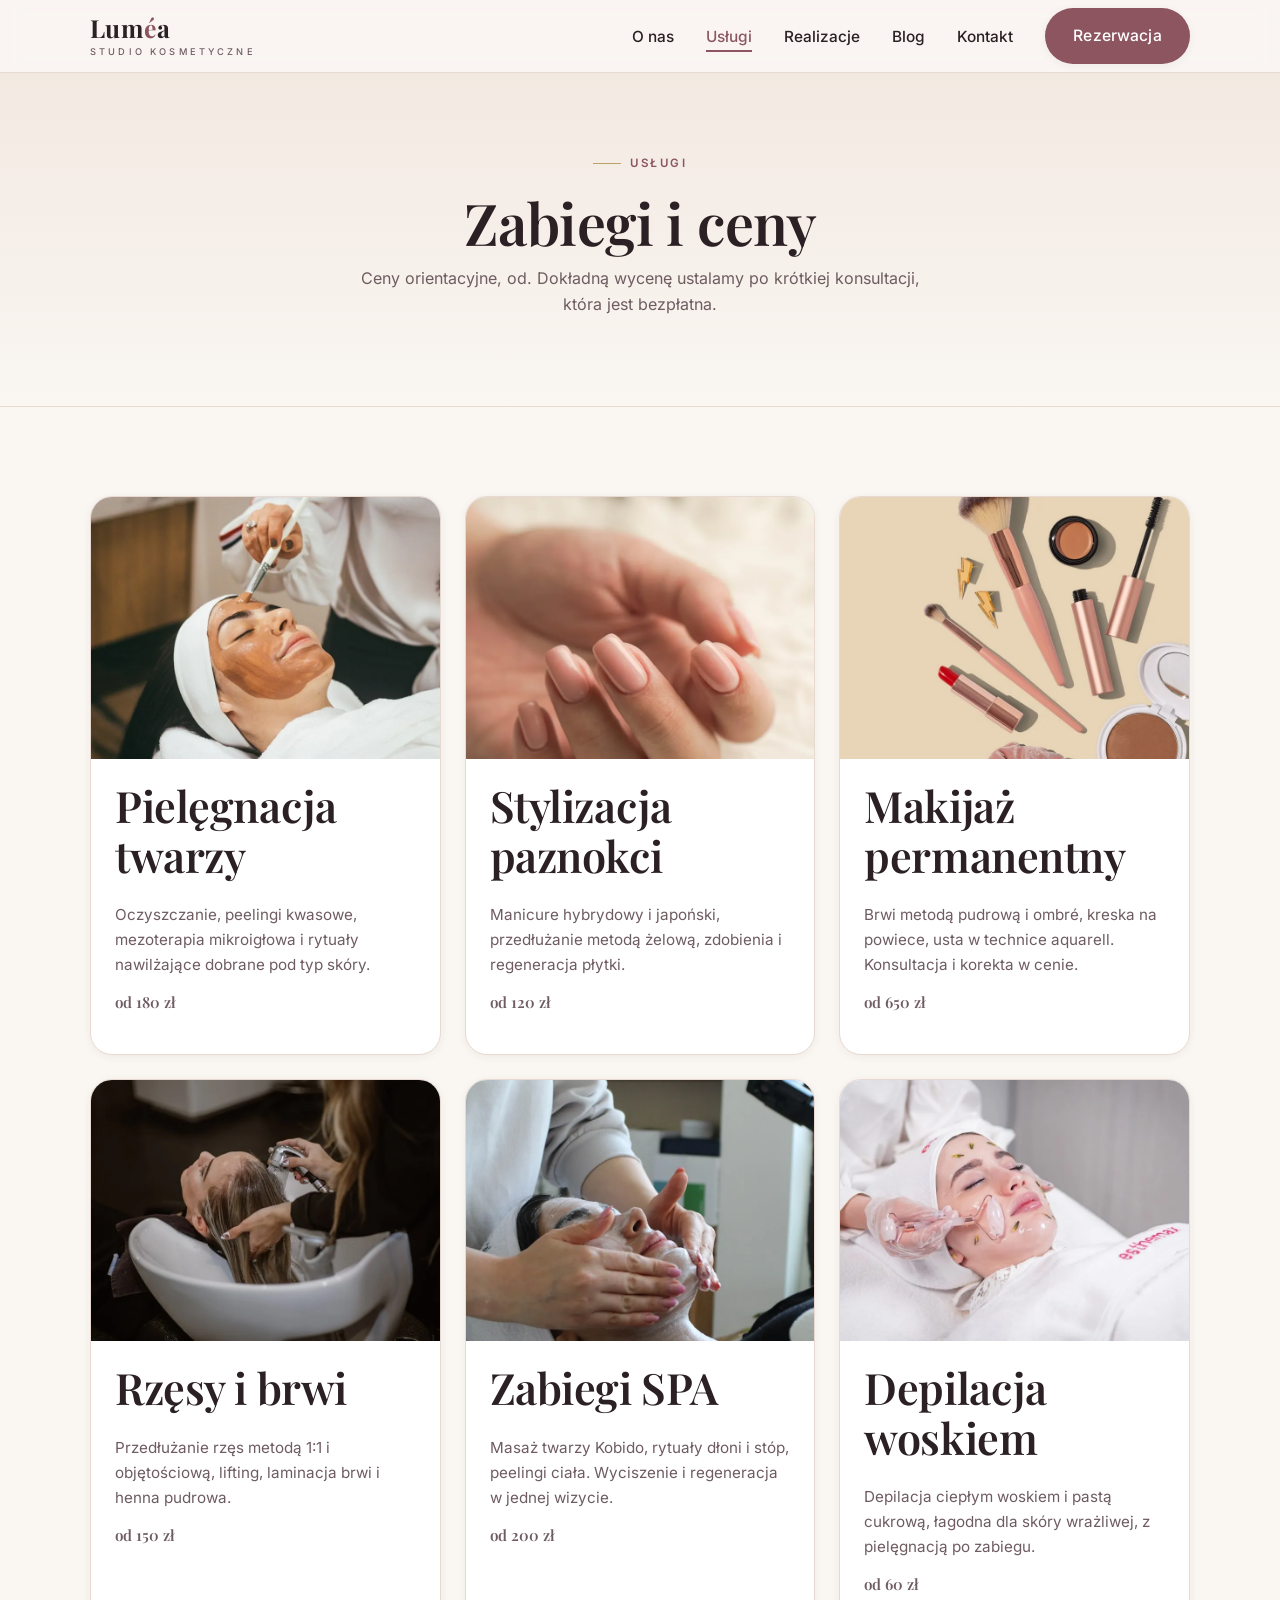
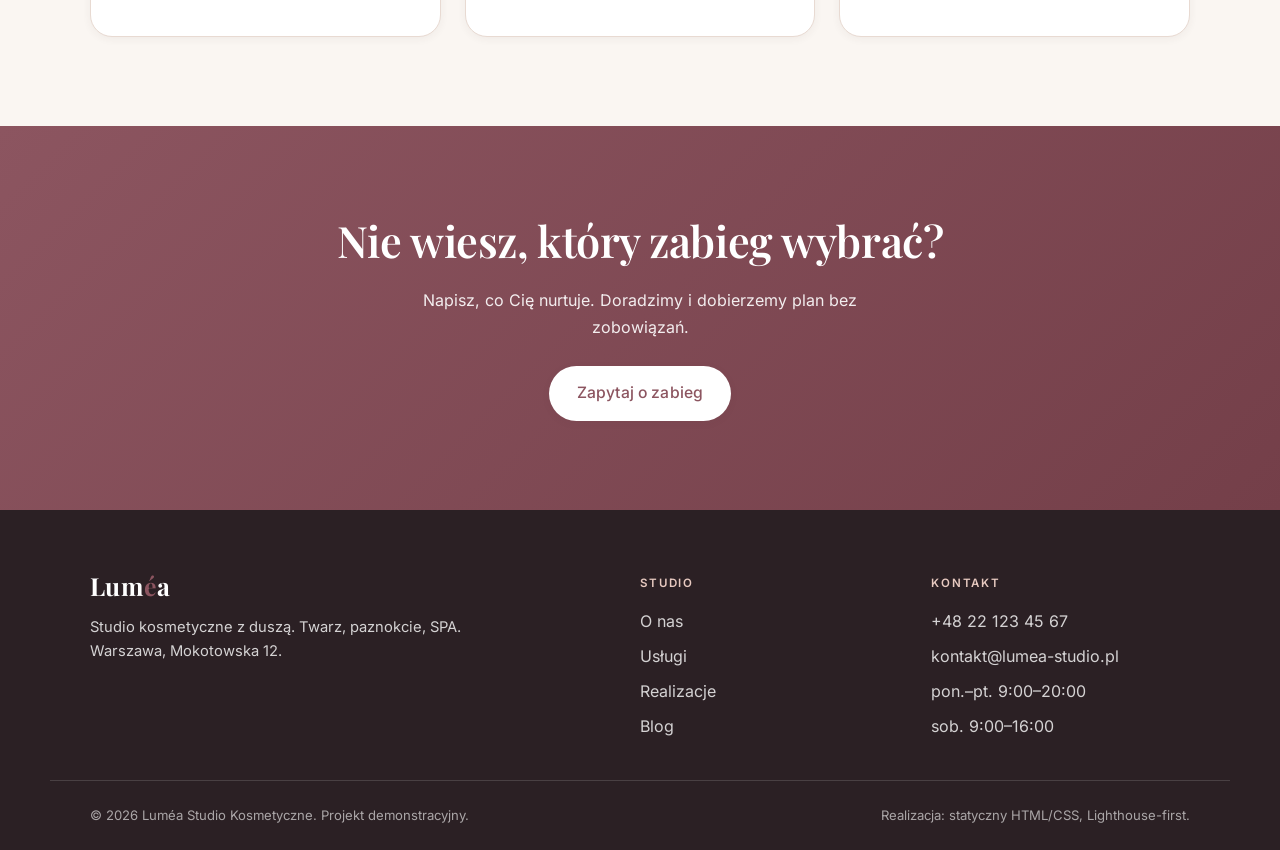
<file: uslugi.html>
<!DOCTYPE html>
<html lang="pl">
<head>
  <meta charset="UTF-8">
  <meta name="viewport" content="width=device-width, initial-scale=1">

  <title>Usługi i cennik — Luméa Studio Kosmetyczne w Warszawie</title>
  <meta name="description" content="Pielęgnacja twarzy, stylizacja paznokci, makijaż permanentny, rzęsy i brwi, zabiegi SPA i depilacja. Ceny orientacyjne i bezpłatna konsultacja w studiu Luméa w Warszawie.">
  <meta name="theme-color" content="#8C5560">
  <link rel="canonical" href="https://salon.helban.dev/uslugi.html">

  <meta property="og:type" content="website">
  <meta property="og:locale" content="pl_PL">
  <meta property="og:site_name" content="Luméa Studio Kosmetyczne">
  <meta property="og:title" content="Usługi i cennik — Luméa Studio Kosmetyczne">
  <meta property="og:description" content="Twarz, paznokcie, makijaż permanentny, rzęsy, SPA, depilacja. Ceny orientacyjne.">
  <meta property="og:url" content="https://salon.helban.dev/uslugi.html">

  <link rel="icon" href="favicon.svg" type="image/svg+xml">
  <link rel="stylesheet" href="css/styles.css">
</head>
<body>
  <a class="skip-link" href="#tresc">Przejdź do treści</a>

  <header class="site-header" id="top">
    <div class="container header-inner">
      <a class="brand" href="index.html">
        Lum<span class="brand-accent">é</span>a
        <small>studio kosmetyczne</small>
      </a>
      <nav class="main-nav" aria-label="Nawigacja główna">
        <button class="nav-toggle" aria-expanded="false" aria-controls="nav-list" aria-label="Otwórz menu">
          <span class="nav-toggle-bar"></span>
          <span class="nav-toggle-bar"></span>
          <span class="nav-toggle-bar"></span>
        </button>
        <ul class="nav-list" id="nav-list">
          <li><a href="o-nas.html">O nas</a></li>
          <li><a href="uslugi.html" aria-current="page">Usługi</a></li>
          <li><a href="realizacje.html">Realizacje</a></li>
          <li><a href="blog.html">Blog</a></li>
          <li><a href="kontakt.html">Kontakt</a></li>
          <li><a class="btn btn-primary nav-cta" href="kontakt.html">Rezerwacja</a></li>
        </ul>
      </nav>
    </div>
  </header>

  <main id="tresc">
    <section class="page-header">
      <div class="container">
        <p class="eyebrow">Usługi</p>
        <h1>Zabiegi i ceny</h1>
        <p class="page-header-sub">Ceny orientacyjne, od. Dokładną wycenę ustalamy po krótkiej konsultacji, która jest bezpłatna.</p>
      </div>
    </section>

    <section class="services section" aria-label="Lista usług">
      <div class="container">
        <ul class="service-grid">
          <li class="service-card">
            <div class="service-media">
              <img src="img/1570172619644-dfd03ed5d881-w800-h600.webp"
                   width="800" height="600" alt="Pielęgnacja twarzy" loading="lazy" decoding="async">
            </div>
            <div class="service-body">
              <h2>Pielęgnacja twarzy</h2>
              <p>Oczyszczanie, peelingi kwasowe, mezoterapia mikroigłowa i rytuały nawilżające dobrane pod typ skóry.</p>
              <p class="service-price">od 180 zł</p>
            </div>
          </li>
          <li class="service-card">
            <div class="service-media">
              <img src="img/1610992015762-45dca7fa3a85-w800-h600.webp"
                   width="800" height="600" alt="Stylizacja paznokci" loading="lazy" decoding="async">
            </div>
            <div class="service-body">
              <h2>Stylizacja paznokci</h2>
              <p>Manicure hybrydowy i japoński, przedłużanie metodą żelową, zdobienia i regeneracja płytki.</p>
              <p class="service-price">od 120 zł</p>
            </div>
          </li>
          <li class="service-card">
            <div class="service-media">
              <img src="img/1596462502278-27bfdc403348-w800-h600.webp"
                   width="800" height="600" alt="Makijaż permanentny" loading="lazy" decoding="async">
            </div>
            <div class="service-body">
              <h2>Makijaż permanentny</h2>
              <p>Brwi metodą pudrową i ombré, kreska na powiece, usta w technice aquarell. Konsultacja i korekta w cenie.</p>
              <p class="service-price">od 650 zł</p>
            </div>
          </li>
          <li class="service-card">
            <div class="service-media">
              <img src="img/1634449571010-02389ed0f9b0-w800-h600.webp"
                   width="800" height="600" alt="Stylizacja rzęs i brwi" loading="lazy" decoding="async">
            </div>
            <div class="service-body">
              <h2>Rzęsy i brwi</h2>
              <p>Przedłużanie rzęs metodą 1:1 i objętościową, lifting, laminacja brwi i henna pudrowa.</p>
              <p class="service-price">od 150 zł</p>
            </div>
          </li>
          <li class="service-card">
            <div class="service-media">
              <img src="img/1731514771613-991a02407132-w800-h600.webp"
                   width="800" height="600" alt="Zabiegi SPA" loading="lazy" decoding="async">
            </div>
            <div class="service-body">
              <h2>Zabiegi SPA</h2>
              <p>Masaż twarzy Kobido, rytuały dłoni i stóp, peelingi ciała. Wyciszenie i regeneracja w jednej wizycie.</p>
              <p class="service-price">od 200 zł</p>
            </div>
          </li>
          <li class="service-card">
            <div class="service-media">
              <img src="img/1647004692483-c5d942fe1137-w800-h600.webp"
                   width="800" height="600" alt="Depilacja woskiem" loading="lazy" decoding="async">
            </div>
            <div class="service-body">
              <h2>Depilacja woskiem</h2>
              <p>Depilacja ciepłym woskiem i pastą cukrową, łagodna dla skóry wrażliwej, z pielęgnacją po zabiegu.</p>
              <p class="service-price">od 60 zł</p>
            </div>
          </li>
        </ul>
      </div>
    </section>

    <section class="cta-band section">
      <div class="container">
        <h2>Nie wiesz, który zabieg wybrać?</h2>
        <p>Napisz, co Cię nurtuje. Doradzimy i dobierzemy plan bez zobowiązań.</p>
        <a class="btn btn-primary" href="kontakt.html">Zapytaj o zabieg</a>
      </div>
    </section>
  </main>

  <footer class="site-footer">
    <div class="container footer-grid">
      <div class="footer-brand">
        <p class="brand">Lum<span class="brand-accent">é</span>a</p>
        <p>Studio kosmetyczne z duszą. Twarz, paznokcie, SPA. Warszawa, Mokotowska 12.</p>
      </div>
      <nav class="footer-nav" aria-label="Stopka">
        <p class="footer-head">Studio</p>
        <ul>
          <li><a href="o-nas.html">O nas</a></li>
          <li><a href="uslugi.html">Usługi</a></li>
          <li><a href="realizacje.html">Realizacje</a></li>
          <li><a href="blog.html">Blog</a></li>
        </ul>
      </nav>
      <div class="footer-contact">
        <p class="footer-head">Kontakt</p>
        <ul>
          <li><a href="tel:+48221234567">+48 22 123 45 67</a></li>
          <li><a href="mailto:kontakt@lumea-studio.pl">kontakt@lumea-studio.pl</a></li>
          <li>pon.–pt. 9:00–20:00</li>
          <li>sob. 9:00–16:00</li>
        </ul>
      </div>
    </div>
    <div class="container footer-bottom">
      <p>© 2026 Luméa Studio Kosmetyczne. Projekt demonstracyjny.</p>
      <p>Realizacja: statyczny HTML/CSS, Lighthouse-first.</p>
    </div>
  </footer>

  <script src="js/main.js" defer></script>
</body>
</html>
</file>
<file: css/styles.css>
/* Self-hosted Inter + Playfair Display (latin + latin-ext). Replaces the render-blocking Google Fonts <link>. */
@font-face{font-family:'Inter';font-style:normal;font-weight:400;font-display:swap;src:url(../fonts/inter-400-latin-ext.woff2) format('woff2');unicode-range:U+0100-02BA, U+02BD-02C5, U+02C7-02CC, U+02CE-02D7, U+02DD-02FF, U+0304, U+0308, U+0329, U+1D00-1DBF, U+1E00-1E9F, U+1EF2-1EFF, U+2020, U+20A0-20AB, U+20AD-20C0, U+2113, U+2C60-2C7F, U+A720-A7FF;}
@font-face{font-family:'Inter';font-style:normal;font-weight:400;font-display:swap;src:url(../fonts/inter-400-latin.woff2) format('woff2');unicode-range:U+0000-00FF, U+0131, U+0152-0153, U+02BB-02BC, U+02C6, U+02DA, U+02DC, U+0304, U+0308, U+0329, U+2000-206F, U+20AC, U+2122, U+2191, U+2193, U+2212, U+2215, U+FEFF, U+FFFD;}
@font-face{font-family:'Inter';font-style:normal;font-weight:500;font-display:swap;src:url(../fonts/inter-500-latin-ext.woff2) format('woff2');unicode-range:U+0100-02BA, U+02BD-02C5, U+02C7-02CC, U+02CE-02D7, U+02DD-02FF, U+0304, U+0308, U+0329, U+1D00-1DBF, U+1E00-1E9F, U+1EF2-1EFF, U+2020, U+20A0-20AB, U+20AD-20C0, U+2113, U+2C60-2C7F, U+A720-A7FF;}
@font-face{font-family:'Inter';font-style:normal;font-weight:500;font-display:swap;src:url(../fonts/inter-500-latin.woff2) format('woff2');unicode-range:U+0000-00FF, U+0131, U+0152-0153, U+02BB-02BC, U+02C6, U+02DA, U+02DC, U+0304, U+0308, U+0329, U+2000-206F, U+20AC, U+2122, U+2191, U+2193, U+2212, U+2215, U+FEFF, U+FFFD;}
@font-face{font-family:'Inter';font-style:normal;font-weight:600;font-display:swap;src:url(../fonts/inter-600-latin-ext.woff2) format('woff2');unicode-range:U+0100-02BA, U+02BD-02C5, U+02C7-02CC, U+02CE-02D7, U+02DD-02FF, U+0304, U+0308, U+0329, U+1D00-1DBF, U+1E00-1E9F, U+1EF2-1EFF, U+2020, U+20A0-20AB, U+20AD-20C0, U+2113, U+2C60-2C7F, U+A720-A7FF;}
@font-face{font-family:'Inter';font-style:normal;font-weight:600;font-display:swap;src:url(../fonts/inter-600-latin.woff2) format('woff2');unicode-range:U+0000-00FF, U+0131, U+0152-0153, U+02BB-02BC, U+02C6, U+02DA, U+02DC, U+0304, U+0308, U+0329, U+2000-206F, U+20AC, U+2122, U+2191, U+2193, U+2212, U+2215, U+FEFF, U+FFFD;}
@font-face{font-family:'Playfair Display';font-style:normal;font-weight:500;font-display:swap;src:url(../fonts/playfair-display-500-latin-ext.woff2) format('woff2');unicode-range:U+0100-02BA, U+02BD-02C5, U+02C7-02CC, U+02CE-02D7, U+02DD-02FF, U+0304, U+0308, U+0329, U+1D00-1DBF, U+1E00-1E9F, U+1EF2-1EFF, U+2020, U+20A0-20AB, U+20AD-20C0, U+2113, U+2C60-2C7F, U+A720-A7FF;}
@font-face{font-family:'Playfair Display';font-style:normal;font-weight:500;font-display:swap;src:url(../fonts/playfair-display-500-latin.woff2) format('woff2');unicode-range:U+0000-00FF, U+0131, U+0152-0153, U+02BB-02BC, U+02C6, U+02DA, U+02DC, U+0304, U+0308, U+0329, U+2000-206F, U+20AC, U+2122, U+2191, U+2193, U+2212, U+2215, U+FEFF, U+FFFD;}
@font-face{font-family:'Playfair Display';font-style:normal;font-weight:600;font-display:swap;src:url(../fonts/playfair-display-600-latin-ext.woff2) format('woff2');unicode-range:U+0100-02BA, U+02BD-02C5, U+02C7-02CC, U+02CE-02D7, U+02DD-02FF, U+0304, U+0308, U+0329, U+1D00-1DBF, U+1E00-1E9F, U+1EF2-1EFF, U+2020, U+20A0-20AB, U+20AD-20C0, U+2113, U+2C60-2C7F, U+A720-A7FF;}
@font-face{font-family:'Playfair Display';font-style:normal;font-weight:600;font-display:swap;src:url(../fonts/playfair-display-600-latin.woff2) format('woff2');unicode-range:U+0000-00FF, U+0131, U+0152-0153, U+02BB-02BC, U+02C6, U+02DA, U+02DC, U+0304, U+0308, U+0329, U+2000-206F, U+20AC, U+2122, U+2191, U+2193, U+2212, U+2215, U+FEFF, U+FFFD;}
@font-face{font-family:'Playfair Display';font-style:normal;font-weight:700;font-display:swap;src:url(../fonts/playfair-display-700-latin-ext.woff2) format('woff2');unicode-range:U+0100-02BA, U+02BD-02C5, U+02C7-02CC, U+02CE-02D7, U+02DD-02FF, U+0304, U+0308, U+0329, U+1D00-1DBF, U+1E00-1E9F, U+1EF2-1EFF, U+2020, U+20A0-20AB, U+20AD-20C0, U+2113, U+2C60-2C7F, U+A720-A7FF;}
@font-face{font-family:'Playfair Display';font-style:normal;font-weight:700;font-display:swap;src:url(../fonts/playfair-display-700-latin.woff2) format('woff2');unicode-range:U+0000-00FF, U+0131, U+0152-0153, U+02BB-02BC, U+02C6, U+02DA, U+02DC, U+0304, U+0308, U+0329, U+2000-206F, U+20AC, U+2122, U+2191, U+2193, U+2212, U+2215, U+FEFF, U+FFFD;}

/* =========================================================
   Luméa — premium beauty salon demo
   Design tokens, mobile-first, Soft-UI premium aesthetic
   ========================================================= */

:root {
  /* Palette: ivory + espresso + rose-gold + warm gold accent */
  --ivory: #FAF6F2;
  --cream: #F2E9E1;
  --white: #FFFFFF;
  --ink: #2B2024;          /* primary text, ~13:1 on ivory */
  --ink-soft: #6E5C61;     /* secondary text */
  --rose: #B0727C;         /* brand tint */
  --rose-deep: #8C5560;    /* filled buttons / links, white text AA 5.8:1 */
  --rose-press: #743f49;
  --gold: #BFA06A;         /* thin flourishes, eyebrow lines */
  --border: #E8DAD2;
  --shadow-sm: 0 2px 8px rgba(74, 47, 53, .06);
  --shadow-md: 0 12px 32px rgba(74, 47, 53, .12);
  --shadow-lg: 0 24px 60px rgba(74, 47, 53, .18);

  --radius: 14px;
  --radius-lg: 22px;

  --font-display: "Playfair Display", Georgia, "Times New Roman", serif;
  --font-body: "Inter", system-ui, -apple-system, "Segoe UI", Roboto, sans-serif;

  --container: 1180px;
  --space-section: clamp(3.5rem, 7vw, 6.5rem);

  --ease: cubic-bezier(.22, .61, .36, 1);
}

/* ---------- Reset / base ---------- */
*, *::before, *::after { box-sizing: border-box; }

html { scroll-behavior: smooth; -webkit-text-size-adjust: 100%; }

body {
  margin: 0;
  font-family: var(--font-body);
  font-size: 1rem;
  line-height: 1.65;
  color: var(--ink);
  background: var(--ivory);
  -webkit-font-smoothing: antialiased;
}

img, iframe { display: block; max-width: 100%; }
img { height: auto; }

a { color: var(--rose-deep); text-decoration: none; transition: color .2s var(--ease); }
a:hover { color: var(--rose-press); }

h1, h2, h3 {
  font-family: var(--font-display);
  font-weight: 600;
  line-height: 1.15;
  color: var(--ink);
  margin: 0 0 .5em;
  letter-spacing: -.01em;
}

h1 { font-size: clamp(2.2rem, 6vw, 3.6rem); }
h2 { font-size: clamp(1.8rem, 4vw, 2.7rem); }
h3 { font-size: 1.3rem; }

p { margin: 0 0 1rem; }

:focus-visible {
  outline: 3px solid var(--rose-deep);
  outline-offset: 3px;
  border-radius: 4px;
}

.container {
  width: 100%;
  max-width: var(--container);
  margin-inline: auto;
  padding-inline: clamp(1.1rem, 4vw, 2.5rem);
}

.section { padding-block: var(--space-section); }
.section-muted { background: var(--cream); }

.eyebrow {
  display: inline-flex;
  align-items: center;
  gap: .6rem;
  font-family: var(--font-body);
  text-transform: uppercase;
  letter-spacing: .22em;
  font-size: .72rem;
  font-weight: 600;
  color: var(--rose-deep);
  margin: 0 0 1rem;
}
.eyebrow::before {
  content: "";
  width: 28px;
  height: 1px;
  background: var(--gold);
}

.section-head { max-width: 640px; margin-bottom: clamp(2rem, 4vw, 3rem); }
.section-sub { color: var(--ink-soft); margin: 0; }

.skip-link {
  position: absolute;
  left: -999px;
  top: 0;
  background: var(--ink);
  color: var(--white);
  padding: .7rem 1.1rem;
  border-radius: 0 0 var(--radius) 0;
  z-index: 200;
}
.skip-link:focus { left: 0; color: var(--white); }

/* ---------- Buttons ---------- */
.btn {
  display: inline-flex;
  align-items: center;
  justify-content: center;
  gap: .5rem;
  min-height: 48px;
  padding: .85rem 1.7rem;
  border-radius: 999px;
  font-weight: 500;
  font-size: .98rem;
  letter-spacing: .01em;
  cursor: pointer;
  border: 1px solid transparent;
  transition: transform .2s var(--ease), background-color .2s var(--ease), box-shadow .2s var(--ease), color .2s var(--ease);
}
.btn:active { transform: translateY(1px) scale(.99); }

.btn-primary {
  background: var(--rose-deep);
  color: var(--white);
  box-shadow: var(--shadow-sm);
}
.btn-primary:hover { background: var(--rose-press); color: var(--white); box-shadow: var(--shadow-md); }

.btn-ghost {
  background: transparent;
  color: var(--white);
  border-color: rgba(255, 255, 255, .7);
}
.btn-ghost:hover { background: rgba(255, 255, 255, .14); color: var(--white); }

.btn-block { width: 100%; }

/* ---------- Header / nav ---------- */
.site-header {
  position: sticky;
  top: 0;
  z-index: 100;
  background: rgba(250, 246, 242, .9);
  backdrop-filter: saturate(140%) blur(10px);
  border-bottom: 1px solid var(--border);
}
.header-inner {
  display: flex;
  align-items: center;
  justify-content: space-between;
  min-height: 72px;
}

.brand {
  font-family: var(--font-display);
  font-weight: 700;
  font-size: 1.55rem;
  color: var(--ink);
  line-height: 1;
  letter-spacing: .02em;
}
.brand:hover { color: var(--ink); }
.brand-accent { color: var(--rose-deep); }
.brand small {
  display: block;
  font-family: var(--font-body);
  font-weight: 500;
  font-size: .58rem;
  letter-spacing: .34em;
  text-transform: uppercase;
  color: var(--ink-soft);
  margin-top: .35rem;
}

.nav-toggle {
  display: inline-flex;
  flex-direction: column;
  justify-content: center;
  gap: 5px;
  width: 48px;
  height: 48px;
  padding: 0 11px;
  background: transparent;
  border: 1px solid var(--border);
  border-radius: 12px;
  cursor: pointer;
}
.nav-toggle-bar {
  height: 2px;
  width: 100%;
  background: var(--ink);
  border-radius: 2px;
  transition: transform .25s var(--ease), opacity .2s var(--ease);
}
.nav-toggle[aria-expanded="true"] .nav-toggle-bar:nth-child(1) { transform: translateY(7px) rotate(45deg); }
.nav-toggle[aria-expanded="true"] .nav-toggle-bar:nth-child(2) { opacity: 0; }
.nav-toggle[aria-expanded="true"] .nav-toggle-bar:nth-child(3) { transform: translateY(-7px) rotate(-45deg); }

.nav-list {
  list-style: none;
  margin: 0;
  padding: 0;
}

/* mobile: collapsible panel */
@media (max-width: 859px) {
  .nav-list {
    position: fixed;
    inset: 72px 0 auto 0;
    background: var(--ivory);
    border-bottom: 1px solid var(--border);
    box-shadow: var(--shadow-md);
    display: grid;
    gap: .25rem;
    padding: 1rem clamp(1.1rem, 4vw, 2.5rem) 1.5rem;
    transform: translateY(-12px);
    opacity: 0;
    pointer-events: none;
    transition: transform .25s var(--ease), opacity .25s var(--ease);
  }
  .nav-list.is-open { transform: translateY(0); opacity: 1; pointer-events: auto; }
  .nav-list a:not(.btn) {
    display: block;
    padding: .8rem .25rem;
    color: var(--ink);
    font-weight: 500;
    border-bottom: 1px solid var(--border);
  }
  .nav-cta { margin-top: .75rem; }
}

@media (min-width: 860px) {
  .nav-toggle { display: none; }
  .nav-list {
    display: flex;
    align-items: center;
    gap: 2rem;
  }
  .nav-list a:not(.btn) {
    color: var(--ink);
    font-weight: 500;
    font-size: .96rem;
    position: relative;
  }
  .nav-list a:not(.btn)::after {
    content: "";
    position: absolute;
    left: 0; bottom: -6px;
    width: 0; height: 2px;
    background: var(--rose-deep);
    transition: width .25s var(--ease);
  }
  .nav-list a:not(.btn):hover::after { width: 100%; }
}

/* ---------- Hero ---------- */
.hero {
  position: relative;
  min-height: min(86vh, 760px);
  display: grid;
  isolation: isolate;
  color: var(--white);
}
.hero-slider, .hero-slide { position: absolute; inset: 0; }
.hero-slide {
  margin: 0;
  opacity: 0;
  transition: opacity .9s var(--ease);
}
.hero-slide.is-active { opacity: 1; }
.hero-slide img { width: 100%; height: 100%; object-fit: cover; }

.hero-overlay {
  position: relative;
  z-index: 2;
  display: flex;
  align-items: center;
  min-height: inherit;
  background: linear-gradient(105deg, rgba(43, 32, 36, .72) 0%, rgba(43, 32, 36, .45) 45%, rgba(43, 32, 36, .15) 100%);
}
.hero-content { max-width: 620px; padding-block: clamp(3rem, 8vw, 5rem); }
.hero .eyebrow { color: #F4D9CE; }
.hero .eyebrow::before { background: var(--gold); }
.hero h1 { color: var(--white); margin-bottom: 1rem; }
.hero-lead { font-size: clamp(1.05rem, 2.2vw, 1.25rem); color: rgba(255, 255, 255, .92); max-width: 48ch; }
.hero-actions { display: flex; flex-wrap: wrap; gap: .9rem; margin-top: 2rem; }

.hero-dots {
  position: absolute;
  z-index: 3;
  bottom: 1.5rem;
  left: 50%;
  transform: translateX(-50%);
  display: flex;
  gap: .6rem;
}
.hero-dot {
  display: grid;
  place-items: center;
  width: 24px; height: 24px;
  padding: 0;
  border: none;
  background: transparent;
  cursor: pointer;
}
.hero-dot::after {
  content: "";
  width: 11px; height: 11px;
  border-radius: 50%;
  border: 1px solid rgba(255, 255, 255, .8);
  background: transparent;
  transition: background-color .25s var(--ease), transform .25s var(--ease);
}
.hero-dot.is-active::after { background: var(--white); transform: scale(1.15); }

/* ---------- About ---------- */
.about-grid {
  display: grid;
  gap: clamp(2rem, 5vw, 4rem);
  align-items: center;
}
.about-media img {
  width: 100%;
  border-radius: var(--radius-lg);
  box-shadow: var(--shadow-md);
  object-fit: cover;
}
.about-text p { color: var(--ink-soft); max-width: 56ch; }

.stats {
  list-style: none;
  display: flex;
  flex-wrap: wrap;
  gap: 2rem;
  margin: 2rem 0 0;
  padding: 1.6rem 0 0;
  border-top: 1px solid var(--border);
}
.stats strong {
  display: block;
  font-family: var(--font-display);
  font-size: 1.9rem;
  color: var(--rose-deep);
  font-feature-settings: "tnum" 1;
}
.stats span { font-size: .85rem; color: var(--ink-soft); }

@media (min-width: 820px) {
  .about-grid { grid-template-columns: 0.85fr 1fr; }
}

/* ---------- Services ---------- */
.service-grid {
  list-style: none;
  margin: 0; padding: 0;
  display: grid;
  gap: 1.5rem;
  grid-template-columns: 1fr;
}
.service-card {
  background: var(--white);
  border: 1px solid var(--border);
  border-radius: var(--radius-lg);
  overflow: hidden;
  box-shadow: var(--shadow-sm);
  transition: transform .25s var(--ease), box-shadow .25s var(--ease);
}
.service-card:hover { transform: translateY(-4px); box-shadow: var(--shadow-md); }
.service-media { aspect-ratio: 4 / 3; overflow: hidden; }
.service-media img { width: 100%; height: 100%; object-fit: cover; transition: transform .5s var(--ease); }
.service-card:hover .service-media img { transform: scale(1.05); }
.service-body { padding: 1.4rem 1.5rem 1.6rem; }
.service-body p { color: var(--ink-soft); font-size: .95rem; margin-bottom: .8rem; }
.service-price {
  font-family: var(--font-display);
  font-size: 1.15rem;
  color: var(--rose-deep);
  font-weight: 600;
  margin: 0;
}

@media (min-width: 620px) { .service-grid { grid-template-columns: repeat(2, 1fr); } }
@media (min-width: 980px) { .service-grid { grid-template-columns: repeat(3, 1fr); } }

/* ---------- Gallery ---------- */
.gallery-grid {
  list-style: none;
  margin: 0; padding: 0;
  display: grid;
  gap: 1rem;
  grid-template-columns: repeat(2, 1fr);
}
.gallery-item {
  display: block;
  padding: 0;
  border: none;
  background: none;
  cursor: pointer;
  border-radius: var(--radius);
  overflow: hidden;
  aspect-ratio: 4 / 5;
}
.gallery-item img {
  width: 100%; height: 100%;
  object-fit: cover;
  transition: transform .5s var(--ease), filter .3s var(--ease);
}
.gallery-item:hover img { transform: scale(1.06); filter: brightness(.93); }

@media (min-width: 760px) { .gallery-grid { grid-template-columns: repeat(3, 1fr); } }

/* ---------- Testimonials ---------- */
.testi-grid {
  list-style: none;
  margin: 0; padding: 0;
  display: grid;
  gap: 1.5rem;
  grid-template-columns: 1fr;
}
.testi-card {
  background: var(--white);
  border: 1px solid var(--border);
  border-radius: var(--radius-lg);
  padding: 2rem 1.8rem;
  box-shadow: var(--shadow-sm);
}
.testi-quote {
  font-family: var(--font-display);
  font-size: 1.15rem;
  font-style: italic;
  color: var(--ink);
  line-height: 1.5;
}
.testi-quote::before { content: "“"; color: var(--gold); font-size: 1.6em; line-height: 0; vertical-align: -.35em; margin-right: .1em; }
.testi-author { font-weight: 600; margin: 1rem 0 0; }
.testi-author span { display: block; font-weight: 400; font-size: .85rem; color: var(--ink-soft); }

@media (min-width: 760px) { .testi-grid { grid-template-columns: repeat(3, 1fr); } }

/* ---------- Blog ---------- */
.blog-grid {
  list-style: none;
  margin: 0; padding: 0;
  display: grid;
  gap: 1.5rem;
  grid-template-columns: 1fr;
}
.blog-card {
  background: var(--white);
  border: 1px solid var(--border);
  border-radius: var(--radius-lg);
  overflow: hidden;
  box-shadow: var(--shadow-sm);
  transition: transform .25s var(--ease), box-shadow .25s var(--ease);
}
.blog-card:hover { transform: translateY(-4px); box-shadow: var(--shadow-md); }
.blog-link { display: block; color: inherit; }
.blog-link:hover { color: inherit; }
.blog-media { aspect-ratio: 8 / 5; overflow: hidden; }
.blog-media img { width: 100%; height: 100%; object-fit: cover; transition: transform .5s var(--ease); }
.blog-card:hover .blog-media img { transform: scale(1.05); }
.blog-body { padding: 1.4rem 1.5rem 1.6rem; }
.blog-meta { text-transform: uppercase; letter-spacing: .12em; font-size: .72rem; color: var(--rose-deep); font-weight: 600; margin-bottom: .5rem; }
.blog-body h3 { font-size: 1.2rem; margin-bottom: .5rem; }
.blog-body p { color: var(--ink-soft); font-size: .94rem; margin-bottom: .9rem; }
.blog-more { font-weight: 600; color: var(--rose-deep); font-size: .9rem; }
.blog-link:hover .blog-more { color: var(--rose-press); }

@media (min-width: 760px) { .blog-grid { grid-template-columns: repeat(3, 1fr); } }

/* ---------- Contact ---------- */
.contact-grid {
  display: grid;
  gap: clamp(2rem, 5vw, 3.5rem);
}
.contact-info p { color: var(--ink-soft); }
.contact-list {
  list-style: none;
  margin: 1.5rem 0;
  padding: 0;
  display: grid;
  gap: 1rem;
}
.contact-list li { display: grid; gap: .1rem; }
.contact-label {
  text-transform: uppercase;
  letter-spacing: .14em;
  font-size: .7rem;
  font-weight: 600;
  color: var(--ink-soft);
}
.map-embed {
  margin-top: 1.5rem;
  border-radius: var(--radius);
  overflow: hidden;
  border: 1px solid var(--border);
  box-shadow: var(--shadow-sm);
}
.map-embed iframe { width: 100%; height: 320px; border: 0; }

.contact-form {
  background: var(--white);
  border: 1px solid var(--border);
  border-radius: var(--radius-lg);
  padding: clamp(1.5rem, 4vw, 2.2rem);
  box-shadow: var(--shadow-md);
}
.field { margin-bottom: 1.1rem; }
.field-row { display: grid; gap: 1.1rem; }
.field label {
  display: block;
  font-weight: 500;
  font-size: .9rem;
  margin-bottom: .4rem;
}
.req { color: var(--rose-deep); }
.field input, .field select, .field textarea {
  width: 100%;
  min-height: 48px;
  padding: .7rem .9rem;
  font: inherit;
  color: var(--ink);
  background: var(--ivory);
  border: 1px solid var(--border);
  border-radius: var(--radius);
  transition: border-color .2s var(--ease), box-shadow .2s var(--ease);
}
.field textarea { resize: vertical; min-height: 120px; }
.field input:focus, .field select:focus, .field textarea:focus {
  outline: none;
  border-color: var(--rose-deep);
  box-shadow: 0 0 0 3px rgba(140, 85, 96, .18);
}
.field.has-error input, .field.has-error select, .field.has-error textarea { border-color: #C0392B; }
.field-error { color: #B03326; font-size: .82rem; margin: .35rem 0 0; }
.form-note { font-size: .8rem; color: var(--ink-soft); margin: .9rem 0 0; }
.form-status { border-radius: var(--radius); padding: .85rem 1rem; margin: 0 0 1.2rem; font-size: .92rem; }
.form-status.is-success { background: #EAF4EC; color: #2C6E40; border: 1px solid #BFE0C7; }

@media (min-width: 560px) { .field-row { grid-template-columns: 1fr 1fr; } }
@media (min-width: 920px) { .contact-grid { grid-template-columns: 1fr 1fr; } }

/* ---------- Footer ---------- */
.site-footer {
  background: var(--ink);
  color: rgba(255, 255, 255, .8);
  padding-block: clamp(2.5rem, 5vw, 4rem) 1.5rem;
}
.footer-grid {
  display: grid;
  gap: 2rem;
  grid-template-columns: 1fr;
}
.site-footer .brand { color: var(--white); }
.footer-brand p:not(.brand) { max-width: 42ch; font-size: .92rem; margin-top: .8rem; }
.footer-head {
  text-transform: uppercase;
  letter-spacing: .16em;
  font-size: .72rem;
  font-weight: 600;
  color: #E7C9C0;
  margin-bottom: .9rem;
}
.footer-nav ul, .footer-contact ul { list-style: none; margin: 0; padding: 0; display: grid; gap: .55rem; }
.site-footer a { color: rgba(255, 255, 255, .8); }
.site-footer a:hover { color: var(--white); }
.footer-bottom {
  display: flex;
  flex-wrap: wrap;
  justify-content: space-between;
  gap: .5rem;
  margin-top: 2.5rem;
  padding-top: 1.5rem;
  border-top: 1px solid rgba(255, 255, 255, .14);
  font-size: .82rem;
  color: rgba(255, 255, 255, .6);
}
.footer-bottom p { margin: 0; }

@media (min-width: 760px) { .footer-grid { grid-template-columns: 2fr 1fr 1fr; } }

/* ---------- Lightbox ---------- */
.lightbox {
  position: fixed;
  inset: 0;
  z-index: 300;
  display: flex;
  align-items: center;
  justify-content: center;
  padding: 1.5rem;
  background: rgba(28, 18, 22, .9);
}
.lightbox[hidden] { display: none; }
.lightbox-img {
  max-width: min(92vw, 1100px);
  max-height: 88vh;
  border-radius: var(--radius);
  box-shadow: var(--shadow-lg);
}
.lightbox-close {
  position: absolute;
  top: 1rem; right: 1.2rem;
  width: 48px; height: 48px;
  font-size: 2rem;
  line-height: 1;
  color: var(--white);
  background: rgba(255, 255, 255, .12);
  border: 1px solid rgba(255, 255, 255, .3);
  border-radius: 50%;
  cursor: pointer;
}
.lightbox-close:hover { background: rgba(255, 255, 255, .22); }

/* ---------- Scroll offset for sticky header ---------- */
section[id] { scroll-margin-top: 84px; }

/* ---------- Active nav state (multi-page) ---------- */
.nav-list a[aria-current="page"] { color: var(--rose-deep); }
@media (min-width: 860px) {
  .nav-list a[aria-current="page"]::after { width: 100%; }
}

/* ---------- Page header (subpages) ---------- */
.page-header {
  background: linear-gradient(180deg, var(--cream), var(--ivory));
  border-bottom: 1px solid var(--border);
  padding-block: clamp(2.5rem, 6vw, 4.5rem);
  text-align: center;
}
.page-header .eyebrow { justify-content: center; }
.page-header h1 { margin: 0 0 .6rem; }
.page-header-sub { color: var(--ink-soft); max-width: 56ch; margin-inline: auto; }

/* ---------- Secondary / outline button (light backgrounds) ---------- */
.btn-outline {
  background: transparent;
  color: var(--rose-deep);
  border-color: var(--rose-deep);
}
.btn-outline:hover { background: var(--rose-deep); color: var(--white); }

.section-actions { text-align: center; margin-top: clamp(2rem, 4vw, 2.8rem); }
.section-actions.is-left { text-align: left; }

/* ---------- CTA band ---------- */
.cta-band {
  text-align: center;
  background: linear-gradient(135deg, var(--rose-deep), var(--rose-press));
  color: var(--white);
}
.cta-band h2 { color: var(--white); }
.cta-band p { color: rgba(255, 255, 255, .9); max-width: 48ch; margin-inline: auto; margin-bottom: 1.6rem; }
.cta-band .btn-primary { background: var(--white); color: var(--rose-deep); }
.cta-band .btn-primary:hover { background: var(--ivory); color: var(--rose-press); }

/* ---------- Values block (O nas) ---------- */
.values-grid {
  list-style: none;
  margin: 0; padding: 0;
  display: grid;
  gap: 1.5rem;
  grid-template-columns: 1fr;
}
.values-grid li {
  background: var(--white);
  border: 1px solid var(--border);
  border-radius: var(--radius-lg);
  padding: 1.8rem 1.6rem;
  box-shadow: var(--shadow-sm);
}
.values-grid h3 { font-size: 1.15rem; margin-bottom: .5rem; }
.values-grid p { color: var(--ink-soft); font-size: .95rem; margin: 0; }
@media (min-width: 760px) { .values-grid { grid-template-columns: repeat(3, 1fr); } }

/* ---------- Reduced motion ---------- */
@media (prefers-reduced-motion: reduce) {
  html { scroll-behavior: auto; }
  *, *::before, *::after {
    animation-duration: .001ms !important;
    transition-duration: .001ms !important;
  }
  .hero-slide { transition: none; }
}
</file>
